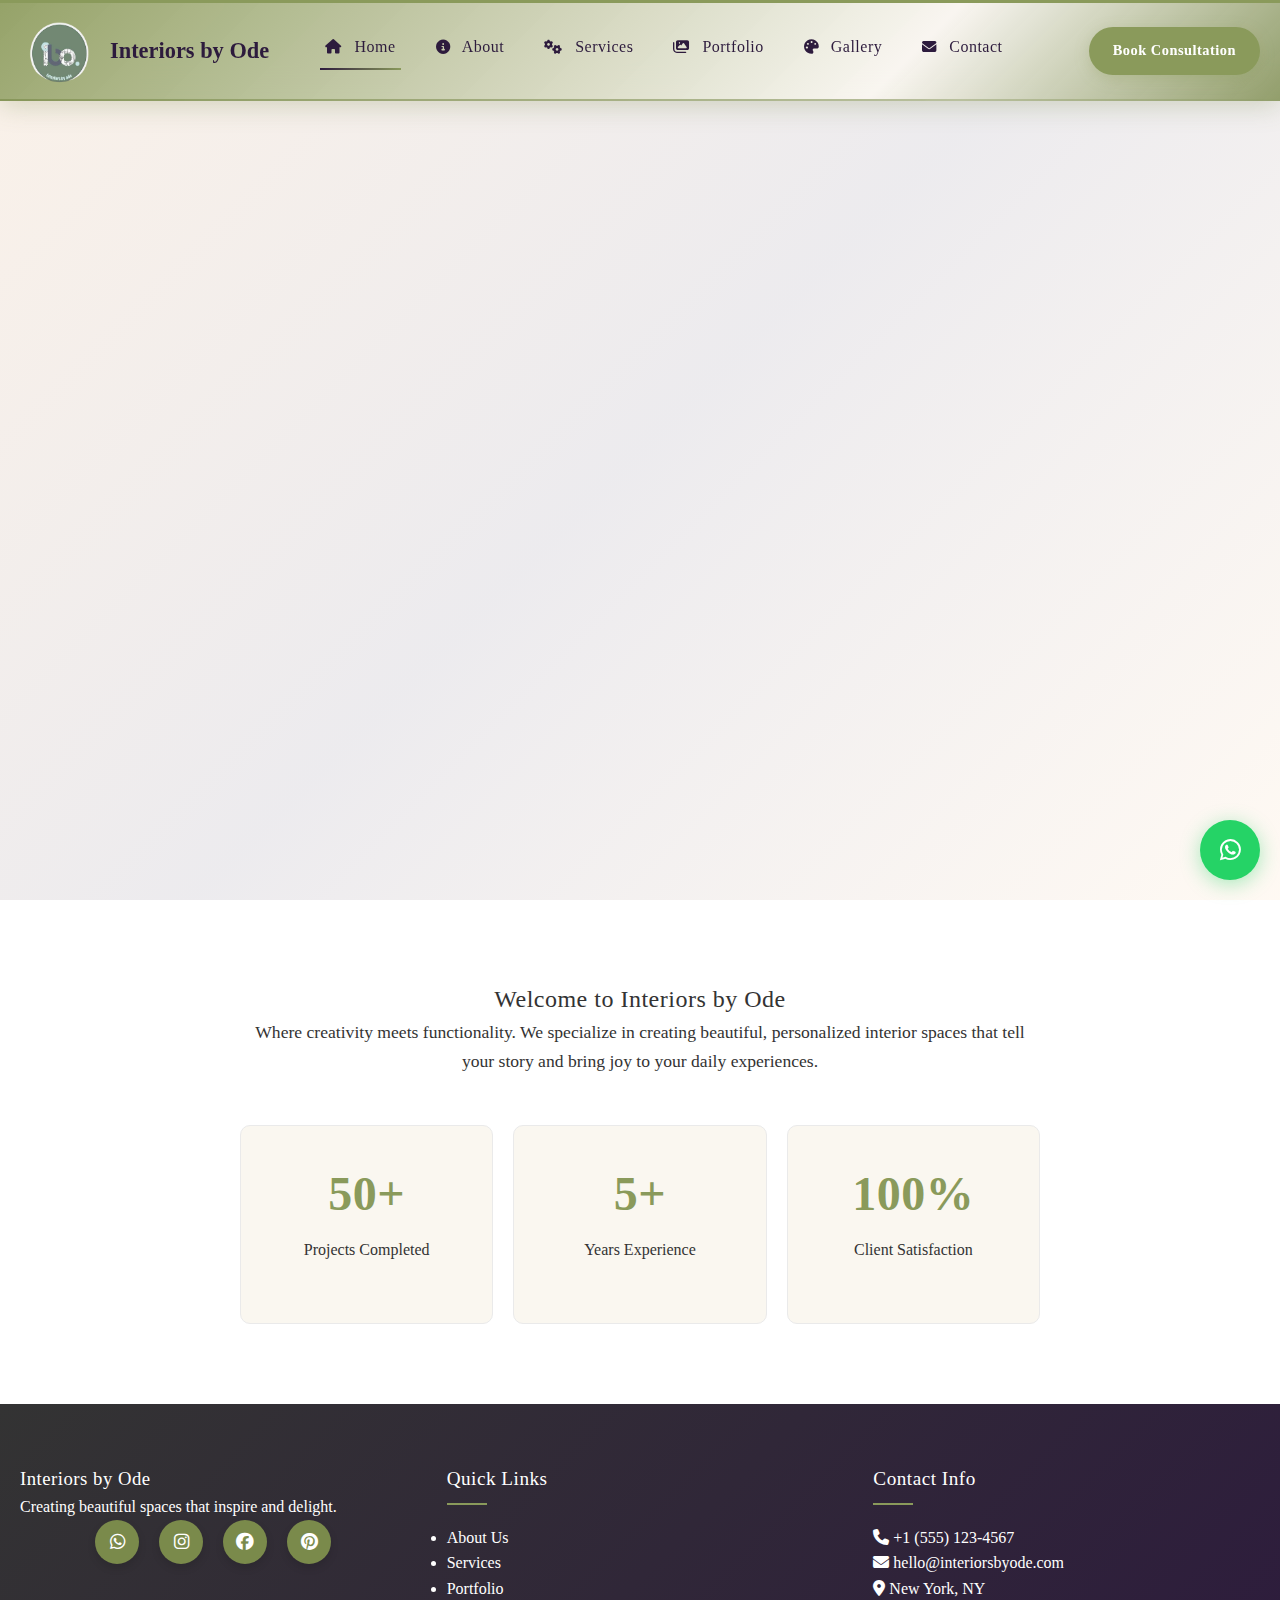
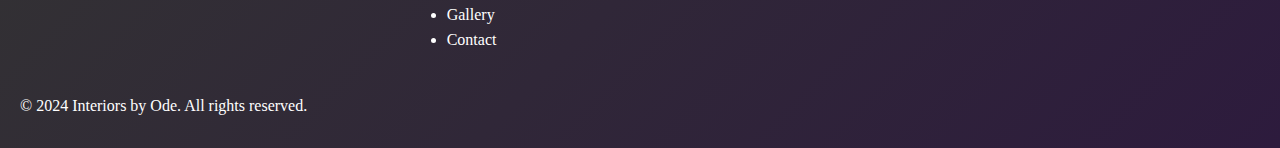
<file: index.html>
<!DOCTYPE html>
<html lang="en">
<head>
    <meta charset="UTF-8">
    <meta name="viewport" content="width=device-width, initial-scale=1.0">
    <title>Interiors by Ode | Luxury Interior Design</title>
    <link rel="stylesheet" href="https://cdnjs.cloudflare.com/ajax/libs/font-awesome/6.4.0/css/all.min.css">
    <link rel="preconnect" href="https://fonts.googleapis.com">
    <link rel="preconnect" href="https://fonts.gstatic.com" crossorigin>
    <link href="https://fonts.googleapis.com/css2?family=Inter:wght@300;400;500;600;700&family=Cormorant+Garamond:wght@300;400;500;600;700&display=swap" rel="stylesheet">
    <link rel="stylesheet" href="styles.css">
</head>
<body>
    <!-- Preloader -->
    <div id="preloader">
        <div class="logo">
            <img src="images/interiors_by_ode_logo-removebg-preview.png" alt="Interiors by Ode Logo">
        </div>
    </div>

    <!-- Navigation -->
    <nav class="navbar">
        <div class="container">
            <a href="index.html" class="navbar-logo">
                <img src="images/interiors_by_ode_logo-removebg-preview.png" alt="Interiors by Ode Logo">
                <span>Interiors by Ode</span>
            </a>
            <div class="mobile-toggle" id="mobileToggle">
                <i class="fas fa-bars"></i>
            </div>
            <ul class="navbar-menu" id="navbarMenu">
                <li><a href="index.html" class="active"><i class="fas fa-home"></i> Home</a></li>
                <li><a href="about.html"><i class="fas fa-info-circle"></i> About</a></li>
                <li><a href="services.html"><i class="fas fa-cogs"></i> Services</a></li>
                <li><a href="portfolio.html"><i class="fas fa-images"></i> Portfolio</a></li>
                <li><a href="gallery.html"><i class="fas fa-palette"></i> Gallery</a></li>
                <li><a href="contact.html"><i class="fas fa-envelope"></i> Contact</a></li>
            </ul>
            <a href="contact.html" class="navbar-cta">Book Consultation</a>
        </div>
    </nav>

    <!-- Hero Section -->
    <section class="hero">
        <div class="container">
            <div class="hero-content">
                <h1>Transform Your Space Into a Sanctuary</h1>
                <p>Luxury interior design that reflects your unique style and enhances your lifestyle</p>
                <div class="hero-buttons">
                    <a href="portfolio.html" class="btn btn-primary">View Our Work</a>
                    <a href="contact.html" class="btn btn-secondary">Get Started</a>
                </div>
            </div>
        </div>
    </section>

    <!-- Intro Section -->
    <section class="intro section-padding">
        <div class="container">
            <div class="intro-content">
                <h2>Welcome to Interiors by Ode</h2>
                <p>Where creativity meets functionality. We specialize in creating beautiful, personalized interior spaces that tell your story and bring joy to your daily experiences.</p>
                <div class="stats">
                    <div class="stat">
                        <h3>50+</h3>
                        <p>Projects Completed</p>
                    </div>
                    <div class="stat">
                        <h3>5+</h3>
                        <p>Years Experience</p>
                    </div>
                    <div class="stat">
                        <h3>100%</h3>
                        <p>Client Satisfaction</p>
                    </div>
                </div>
            </div>
        </div>
    </section>

    <!-- Footer -->
    <footer class="footer">
        <div class="container">
            <div class="footer-content">
                <div class="footer-section">
                    <h3>Interiors by Ode</h3>
                    <p>Creating beautiful spaces that inspire and delight.</p>
                    <div class="social-links">
                        <a href="https://wa.me/1234567890" target="_blank"><i class="fab fa-whatsapp"></i></a>
                        <a href="https://instagram.com/interiorsbyode" target="_blank"><i class="fab fa-instagram"></i></a>
                        <a href="https://facebook.com/interiorsbyode" target="_blank"><i class="fab fa-facebook"></i></a>
                        <a href="https://pinterest.com/interiorsbyode" target="_blank"><i class="fab fa-pinterest"></i></a>
                    </div>
                </div>
                <div class="footer-section">
                    <h4>Quick Links</h4>
                    <ul>
                        <li><a href="about.html">About Us</a></li>
                        <li><a href="services.html">Services</a></li>
                        <li><a href="portfolio.html">Portfolio</a></li>
                        <li><a href="gallery.html">Gallery</a></li>
                        <li><a href="contact.html">Contact</a></li>
                    </ul>
                </div>
                <div class="footer-section">
                    <h4>Contact Info</h4>
                    <p><i class="fas fa-phone"></i> +1 (555) 123-4567</p>
                    <p><i class="fas fa-envelope"></i> hello@interiorsbyode.com</p>
                    <p><i class="fas fa-map-marker-alt"></i> New York, NY</p>
                </div>
            </div>
            <div class="footer-bottom">
                <p>&copy; 2024 Interiors by Ode. All rights reserved.</p>
            </div>
        </div>
    </footer>

    <script src="script.js"></script>

    <!-- WhatsApp Floating Button -->
    <a href="https://wa.me/1234567890" target="_blank" class="whatsapp-float" title="Chat on WhatsApp">
        <i class="fab fa-whatsapp"></i>
    </a>
</body>
</html>
</file>
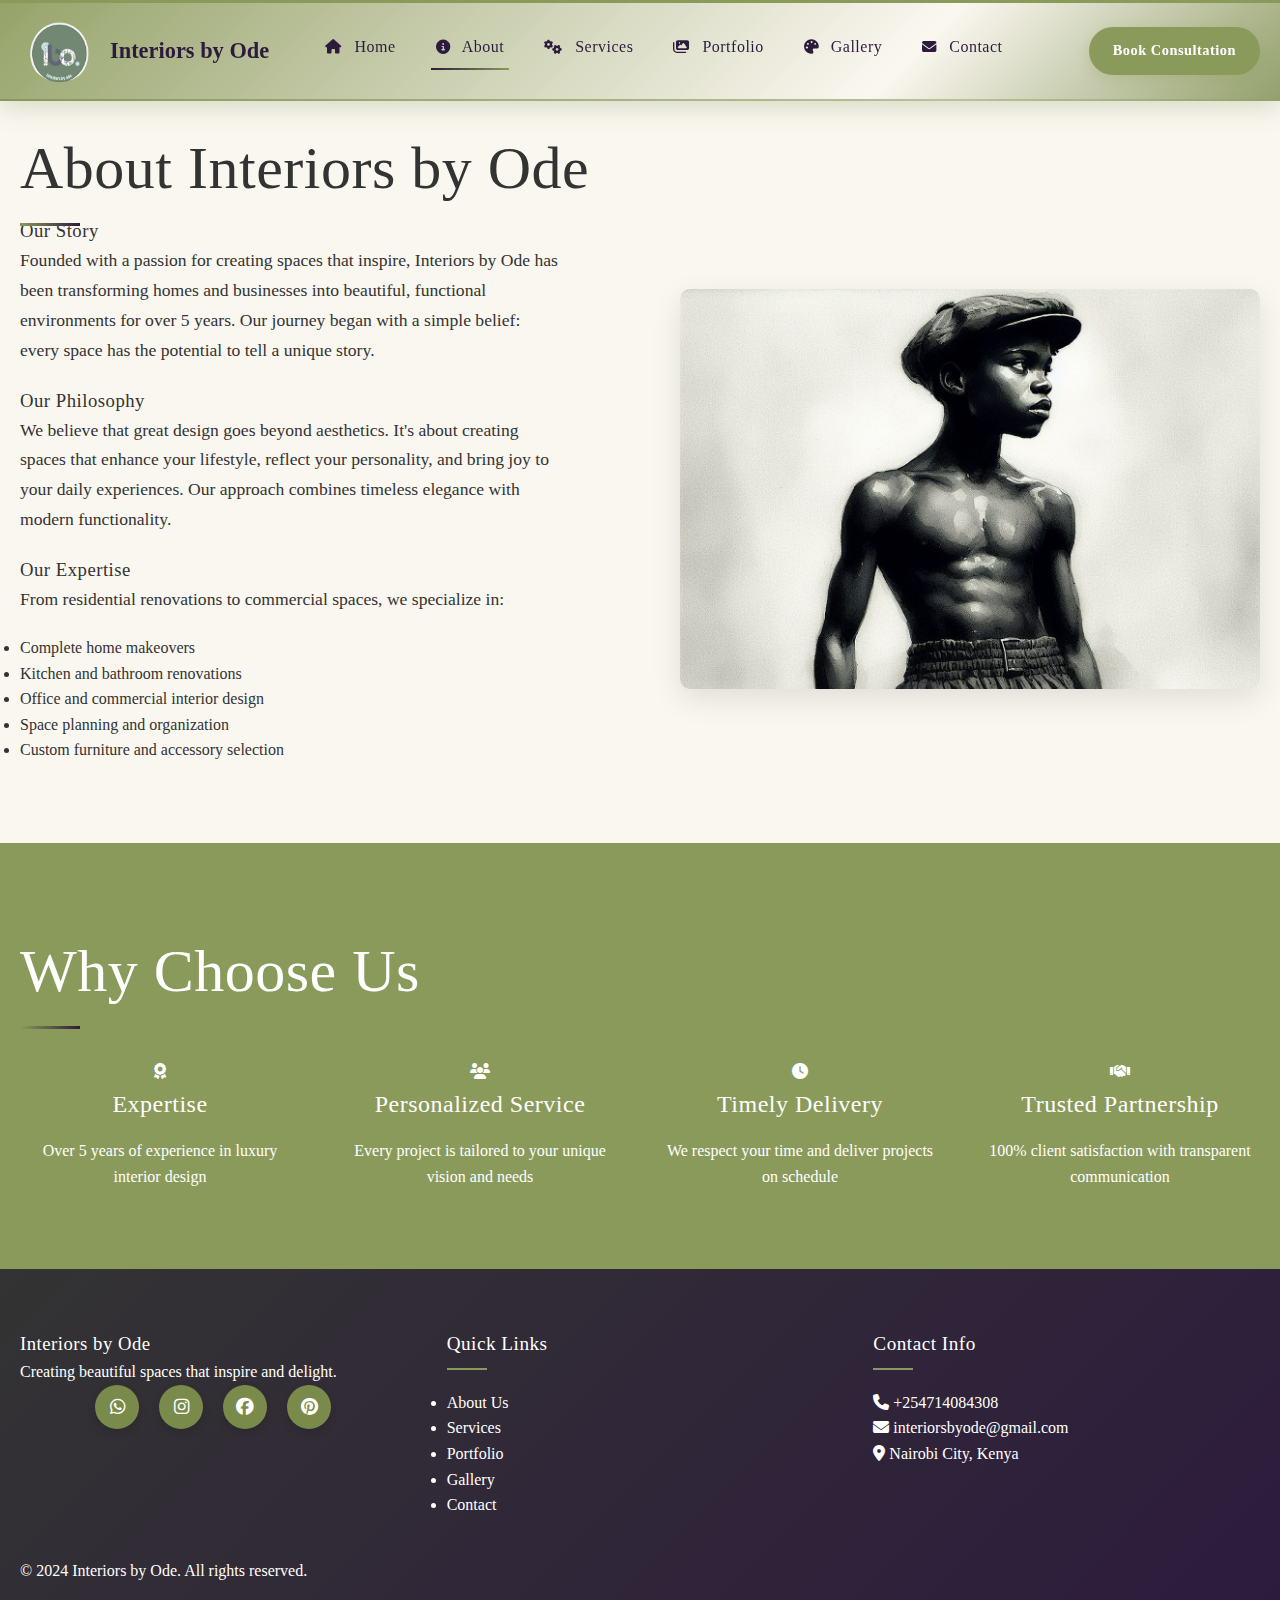
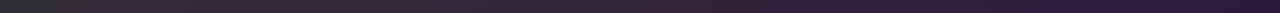
<file: about.html>
<!DOCTYPE html>
<html lang="en">
<head>
    <meta charset="UTF-8">
    <meta name="viewport" content="width=device-width, initial-scale=1.0">
    <title>About Us | Interiors by Ode</title>
    <link rel="stylesheet" href="https://cdnjs.cloudflare.com/ajax/libs/font-awesome/6.4.0/css/all.min.css">
    <link rel="preconnect" href="https://fonts.googleapis.com">
    <link rel="preconnect" href="https://fonts.gstatic.com" crossorigin>
    <link href="https://fonts.googleapis.com/css2?family=Cormorant+Garamond:wght@300;400;500;600;700&family=Playfair+Display:wght@700&display=swap" rel="stylesheet">
    <link rel="stylesheet" href="styles.css">
</head>
<body>
    <!-- Preloader -->
    <div id="preloader">
        <div class="logo">
            <img src="images/interiors_by_ode_logo-removebg-preview.png" alt="Interiors by Ode Logo">
        </div>
    </div>

    <!-- Navigation -->
    <nav class="navbar">
        <div class="container">
            <a href="index.html" class="navbar-logo">
                <img src="images/interiors_by_ode_logo-removebg-preview.png" alt="Interiors by Ode Logo">
                <span>Interiors by Ode</span>
            </a>
            <div class="mobile-toggle" id="mobileToggle">
                <i class="fas fa-bars"></i>
            </div>
            <ul class="navbar-menu" id="navbarMenu">
                <li><a href="index.html"><i class="fas fa-home"></i> Home</a></li>
                <li><a href="about.html" class="active"><i class="fas fa-info-circle"></i> About</a></li>
                <li><a href="services.html"><i class="fas fa-cogs"></i> Services</a></li>
                <li><a href="portfolio.html"><i class="fas fa-images"></i> Portfolio</a></li>
                <li><a href="gallery.html"><i class="fas fa-palette"></i> Gallery</a></li>
                <li><a href="contact.html"><i class="fas fa-envelope"></i> Contact</a></li>
            </ul>
            <a href="contact.html" class="navbar-cta">Book Consultation</a>
        </div>
    </nav>

    <!-- About Section -->
    <section class="about section-padding" id="about">
        <div class="container">
            <div class="section-title">
                <h2>About Interiors by Ode</h2>
            </div>
            <div class="about-content">
                <div class="about-text">
                    <h3>Our Story</h3>
                    <p>Founded with a passion for creating spaces that inspire, Interiors by Ode has been transforming homes and businesses into beautiful, functional environments for over 5 years. Our journey began with a simple belief: every space has the potential to tell a unique story.</p>

                    <h3>Our Philosophy</h3>
                    <p>We believe that great design goes beyond aesthetics. It's about creating spaces that enhance your lifestyle, reflect your personality, and bring joy to your daily experiences. Our approach combines timeless elegance with modern functionality.</p>

                    <h3>Our Expertise</h3>
                    <p>From residential renovations to commercial spaces, we specialize in:</p>
                    <ul>
                        <li>Complete home makeovers</li>
                        <li>Kitchen and bathroom renovations</li>
                        <li>Office and commercial interior design</li>
                        <li>Space planning and organization</li>
                        <li>Custom furniture and accessory selection</li>
                    </ul>
                </div>
                <div class="about-image">
                    <img src="images/image2.png" alt="Interiors by Ode">
                </div>
            </div>
        </div>
    </section>

    <!-- Trust Section -->
    <section class="trust-section section-padding">
        <div class="container">
            <div class="section-title">
                <h2>Why Choose Us</h2>
            </div>
            <div class="trust-grid">
                <div class="trust-item">
                    <i class="fas fa-award"></i>
                    <h3>Expertise</h3>
                    <p>Over 5 years of experience in luxury interior design</p>
                </div>
                <div class="trust-item">
                    <i class="fas fa-users"></i>
                    <h3>Personalized Service</h3>
                    <p>Every project is tailored to your unique vision and needs</p>
                </div>
                <div class="trust-item">
                    <i class="fas fa-clock"></i>
                    <h3>Timely Delivery</h3>
                    <p>We respect your time and deliver projects on schedule</p>
                </div>
                <div class="trust-item">
                    <i class="fas fa-handshake"></i>
                    <h3>Trusted Partnership</h3>
                    <p>100% client satisfaction with transparent communication</p>
                </div>
            </div>
        </div>
    </section>

    <!-- Footer -->
    <footer class="footer">
        <div class="container">
            <div class="footer-content">
                <div class="footer-section">
                    <h3>Interiors by Ode</h3>
                    <p>Creating beautiful spaces that inspire and delight.</p>
                    <div class="social-links">
                        <a href="https://wa.me/254714084308" target="_blank"><i class="fab fa-whatsapp"></i></a>
                        <a href="https://instagram.com/interiorsbyode" target="_blank"><i class="fab fa-instagram"></i></a>
                        <a href="https://facebook.com/interiorsbyode" target="_blank"><i class="fab fa-facebook"></i></a>
                        <a href="https://pinterest.com/interiorsbyode" target="_blank"><i class="fab fa-pinterest"></i></a>
                    </div>
                </div>
                <div class="footer-section">
                    <h4>Quick Links</h4>
                    <ul>
                        <li><a href="about.html">About Us</a></li>
                        <li><a href="services.html">Services</a></li>
                        <li><a href="portfolio.html">Portfolio</a></li>
                        <li><a href="gallery.html">Gallery</a></li>
                        <li><a href="contact.html">Contact</a></li>
                    </ul>
                </div>
                <div class="footer-section">
                    <h4>Contact Info</h4>
                    <p><i class="fas fa-phone"></i> +254714084308</p>
                    <p><i class="fas fa-envelope"></i> interiorsbyode@gmail.com</p>
                    <p><i class="fas fa-map-marker-alt"></i> Nairobi City, Kenya</p>
                </div>
            </div>
            <div class="footer-bottom">
                <p>&copy; 2024 Interiors by Ode. All rights reserved.</p>
            </div>
        </div>
    </footer>

    <a href="#" class="back-to-top"><i class="fas fa-arrow-up"></i></a>
    <script src="script.js"></script>
</body>
</html>
</file>
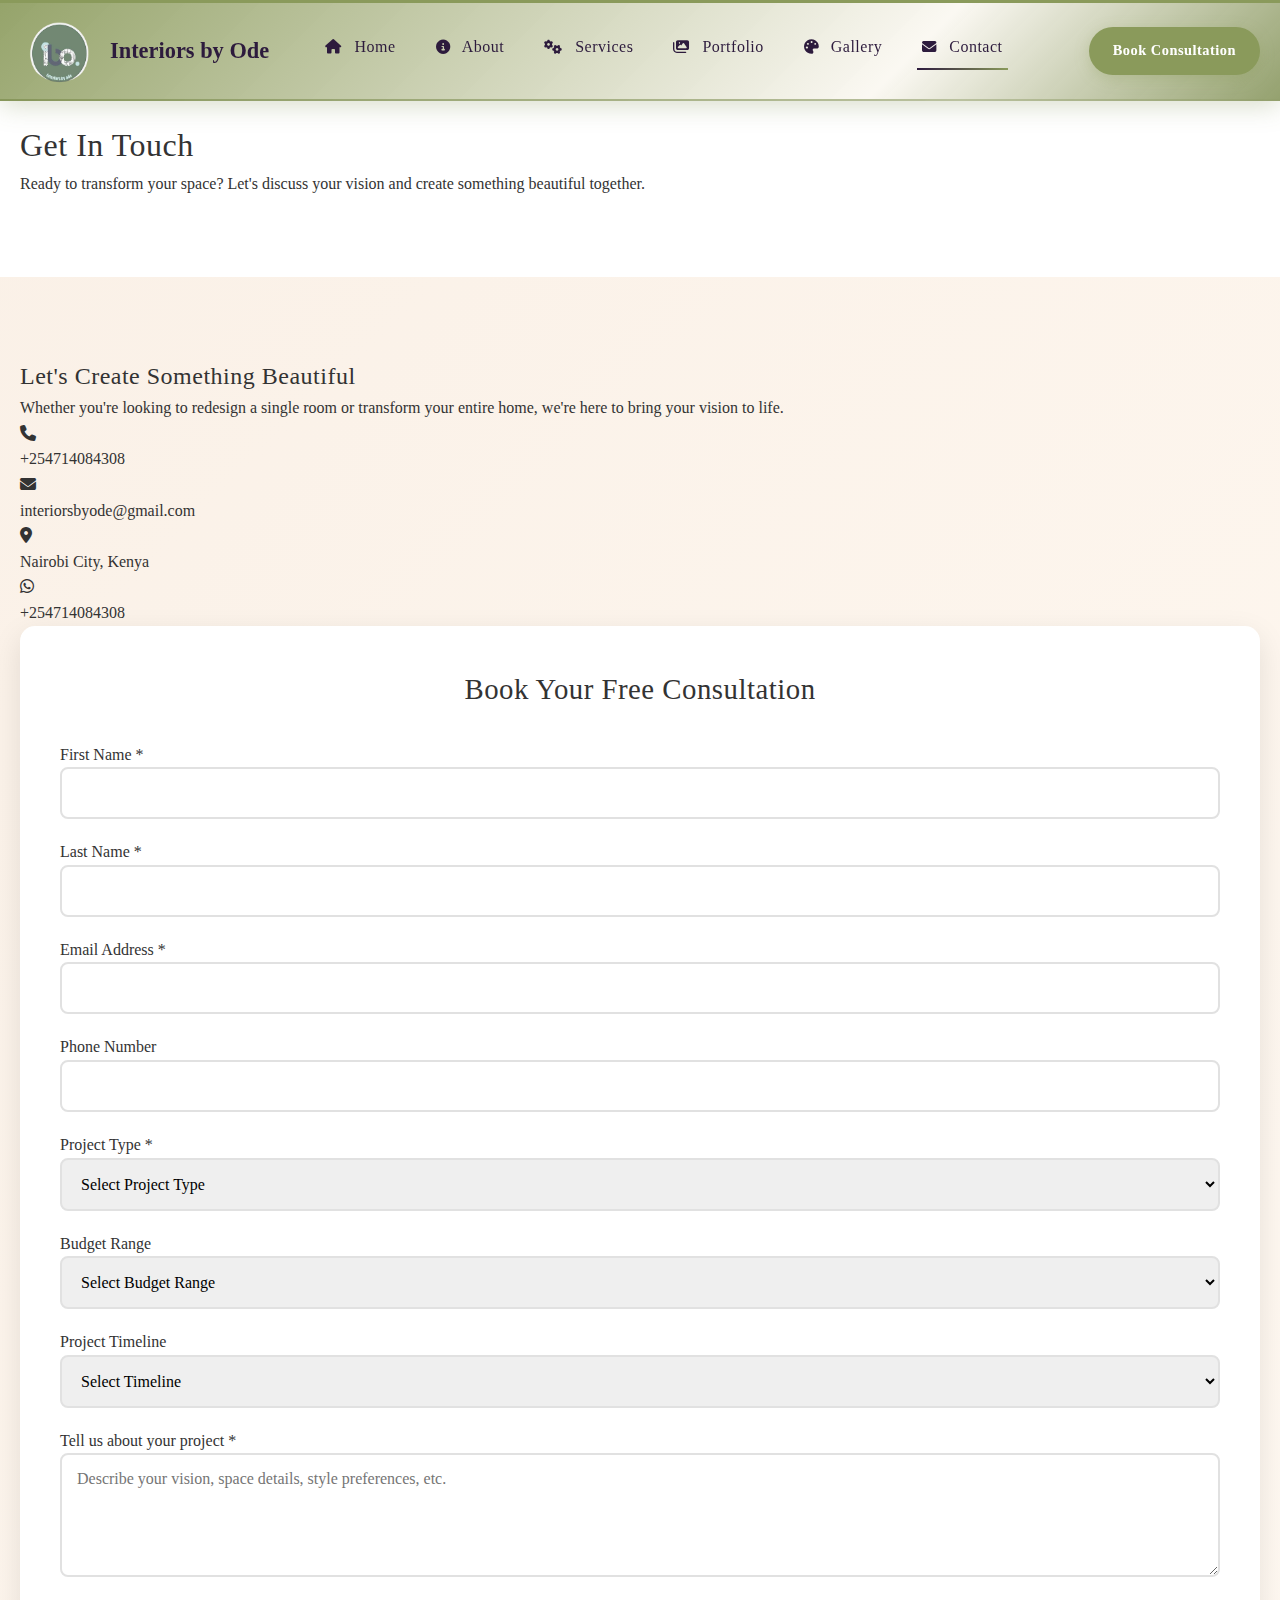
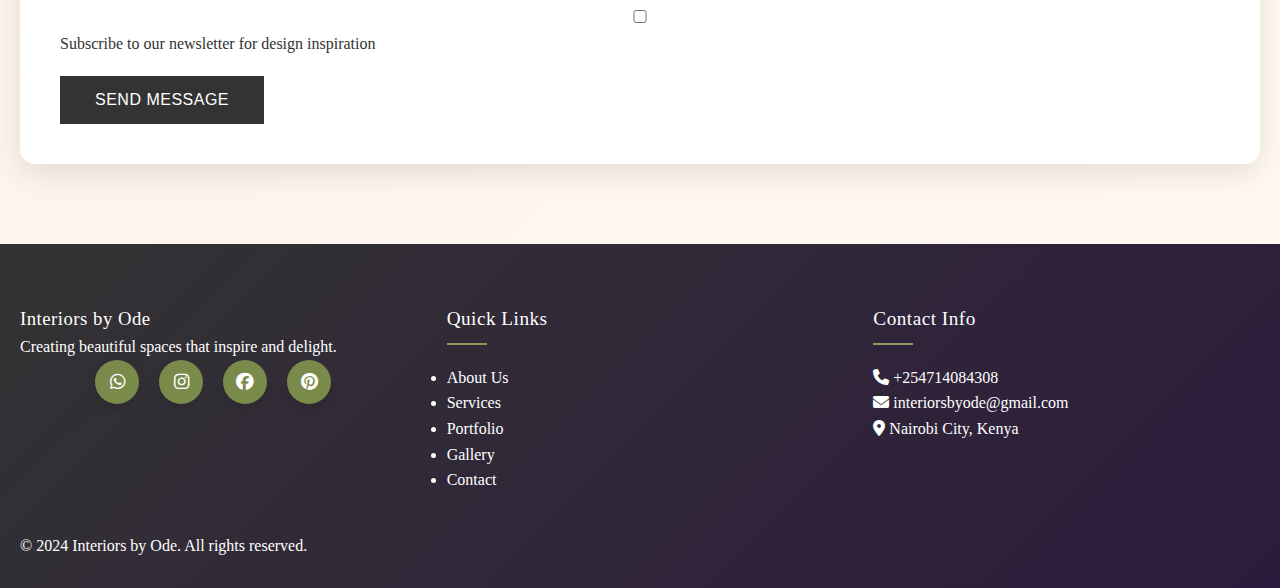
<file: contact.html>
<!DOCTYPE html>
<html lang="en">
<head>
    <meta charset="UTF-8">
    <meta name="viewport" content="width=device-width, initial-scale=1.0">
    <title>Contact Us | Interiors by Ode</title>
    <link rel="stylesheet" href="https://cdnjs.cloudflare.com/ajax/libs/font-awesome/6.4.0/css/all.min.css">
    <link rel="preconnect" href="https://fonts.googleapis.com">
    <link rel="preconnect" href="https://fonts.gstatic.com" crossorigin>
    <link href="https://fonts.googleapis.com/css2?family=Cormorant+Garamond:wght@300;400;500;600;700&family=Playfair+Display:wght@700&display=swap" rel="stylesheet">
    <link rel="stylesheet" href="styles.css">
</head>
<body>
    <!-- Preloader -->
    <div id="preloader">
        <div class="logo">
            <img src="images/interiors_by_ode_logo-removebg-preview.png" alt="Interiors by Ode Logo">
        </div>
    </div>

    <!-- Navigation -->
    <nav class="navbar">
        <div class="container">
            <a href="index.html" class="navbar-logo">
                <img src="images/interiors_by_ode_logo-removebg-preview.png" alt="Interiors by Ode Logo">
                <span>Interiors by Ode</span>
            </a>
            <div class="mobile-toggle" id="mobileToggle">
                <i class="fas fa-bars"></i>
            </div>
            <ul class="navbar-menu" id="navbarMenu">
                <li><a href="index.html"><i class="fas fa-home"></i> Home</a></li>
                <li><a href="about.html"><i class="fas fa-info-circle"></i> About</a></li>
                <li><a href="services.html"><i class="fas fa-cogs"></i> Services</a></li>
                <li><a href="portfolio.html"><i class="fas fa-images"></i> Portfolio</a></li>
                <li><a href="gallery.html"><i class="fas fa-palette"></i> Gallery</a></li>
                <li><a href="contact.html" class="active"><i class="fas fa-envelope"></i> Contact</a></li>
            </ul>
            <a href="#contact-form" class="navbar-cta">Book Consultation</a>
        </div>
    </nav>

    <!-- Contact Hero -->
    <section class="contact-hero section-padding">
        <div class="container">
            <div class="contact-hero-content">
                <h1>Get In Touch</h1>
                <p>Ready to transform your space? Let's discuss your vision and create something beautiful together.</p>
            </div>
        </div>
    </section>

    <!-- Contact Section -->
    <section class="final-cta section-padding" id="contact">
        <div class="container">
            <div class="contact-content">
                <div class="contact-info">
                    <h2>Let's Create Something Beautiful</h2>
                    <p>Whether you're looking to redesign a single room or transform your entire home, we're here to bring your vision to life.</p>

                    <div class="contact-details">
                        <div class="contact-item">
                            <i class="fas fa-phone"></i>
                            <div>
                                <p>+254714084308</p>
                            </div>
                        </div>
                        <div class="contact-item">
                            <i class="fas fa-envelope"></i>
                            <div>
                                <p>interiorsbyode@gmail.com</p>
                            </div>
                        </div>
                        <div class="contact-item">
                            <i class="fas fa-map-marker-alt"></i>
                            <div>
                                <p>Nairobi City, Kenya</p>
                            </div>
                        </div>
                        <div class="contact-item">
                            <i class="fab fa-whatsapp"></i>
                            <div>
                                <p>+254714084308</p>
                            </div>
                        </div>
                    </div>
                </div>

                <div class="contact-form-container">
                    <form id="contact-form" class="consultation-form">
                        <h3>Book Your Free Consultation</h3>
                        <div class="form-row">
                            <div class="form-group">
                                <label for="firstName">First Name *</label>
                                <input type="text" id="firstName" name="firstName" required>
                            </div>
                            <div class="form-group">
                                <label for="lastName">Last Name *</label>
                                <input type="text" id="lastName" name="lastName" required>
                            </div>
                        </div>
                        <div class="form-group">
                            <label for="email">Email Address *</label>
                            <input type="email" id="email" name="email" required>
                        </div>
                        <div class="form-group">
                            <label for="phone">Phone Number</label>
                            <input type="tel" id="phone" name="phone">
                        </div>
                        <div class="form-group">
                            <label for="projectType">Project Type *</label>
                            <select id="projectType" name="projectType" required>
                                <option value="">Select Project Type</option>
                                <option value="residential">Residential Design</option>
                                <option value="commercial">Commercial Design</option>
                                <option value="renovation">Home Renovation</option>
                                <option value="consultation">Design Consultation</option>
                                <option value="other">Other</option>
                            </select>
                        </div>
                        <div class="form-group">
                            <label for="budget">Budget Range</label>
                            <select id="budget" name="budget">
                                <option value="">Select Budget Range</option>
                                <option value="under-10k">Under $10,000</option>
                                <option value="10k-25k">$10,000 - $25,000</option>
                                <option value="25k-50k">$25,000 - $50,000</option>
                                <option value="50k-100k">$50,000 - $100,000</option>
                                <option value="over-100k">Over $100,000</option>
                            </select>
                        </div>
                        <div class="form-group">
                            <label for="timeline">Project Timeline</label>
                            <select id="timeline" name="timeline">
                                <option value="">Select Timeline</option>
                                <option value="asap">ASAP</option>
                                <option value="1-3-months">1-3 Months</option>
                                <option value="3-6-months">3-6 Months</option>
                                <option value="6-12-months">6-12 Months</option>
                                <option value="planning">Just Planning</option>
                            </select>
                        </div>
                        <div class="form-group">
                            <label for="message">Tell us about your project *</label>
                            <textarea id="message" name="message" rows="5" placeholder="Describe your vision, space details, style preferences, etc." required></textarea>
                        </div>
                        <div class="form-group checkbox-group">
                            <label class="checkbox-label">
                                <input type="checkbox" name="newsletter" id="newsletter">
                                <span class="checkmark"></span>
                                Subscribe to our newsletter for design inspiration
                            </label>
                        </div>
                        <button type="submit" class="btn btn-primary btn-large">Send Message</button>
                    </form>
                </div>
            </div>
        </div>
    </section>

    <!-- Footer -->
    <footer class="footer">
        <div class="container">
            <div class="footer-content">
                <div class="footer-section">
                    <h3>Interiors by Ode</h3>
                    <p>Creating beautiful spaces that inspire and delight.</p>
                    <div class="social-links">
                        <a href="https://wa.me/254714084308" target="_blank"><i class="fab fa-whatsapp"></i></a>
                        <a href="https://instagram.com/interiorsbyode" target="_blank"><i class="fab fa-instagram"></i></a>
                        <a href="https://facebook.com/interiorsbyode" target="_blank"><i class="fab fa-facebook"></i></a>
                        <a href="https://pinterest.com/interiorsbyode" target="_blank"><i class="fab fa-pinterest"></i></a>
                    </div>
                </div>
                <div class="footer-section">
                    <h4>Quick Links</h4>
                    <ul>
                        <li><a href="about.html">About Us</a></li>
                        <li><a href="services.html">Services</a></li>
                        <li><a href="portfolio.html">Portfolio</a></li>
                        <li><a href="gallery.html">Gallery</a></li>
                        <li><a href="contact.html">Contact</a></li>
                    </ul>
                </div>
                <div class="footer-section">
                    <h4>Contact Info</h4>
                    <p><i class="fas fa-phone"></i> +254714084308</p>
                    <p><i class="fas fa-envelope"></i> interiorsbyode@gmail.com</p>
                    <p><i class="fas fa-map-marker-alt"></i> Nairobi City, Kenya</p>
                </div>
            </div>
            <div class="footer-bottom">
                <p>&copy; 2024 Interiors by Ode. All rights reserved.</p>
            </div>
        </div>
    </footer>

    <a href="#" class="back-to-top"><i class="fas fa-arrow-up"></i></a>
    <script src="script.js"></script>
</body>
</html>
</file>
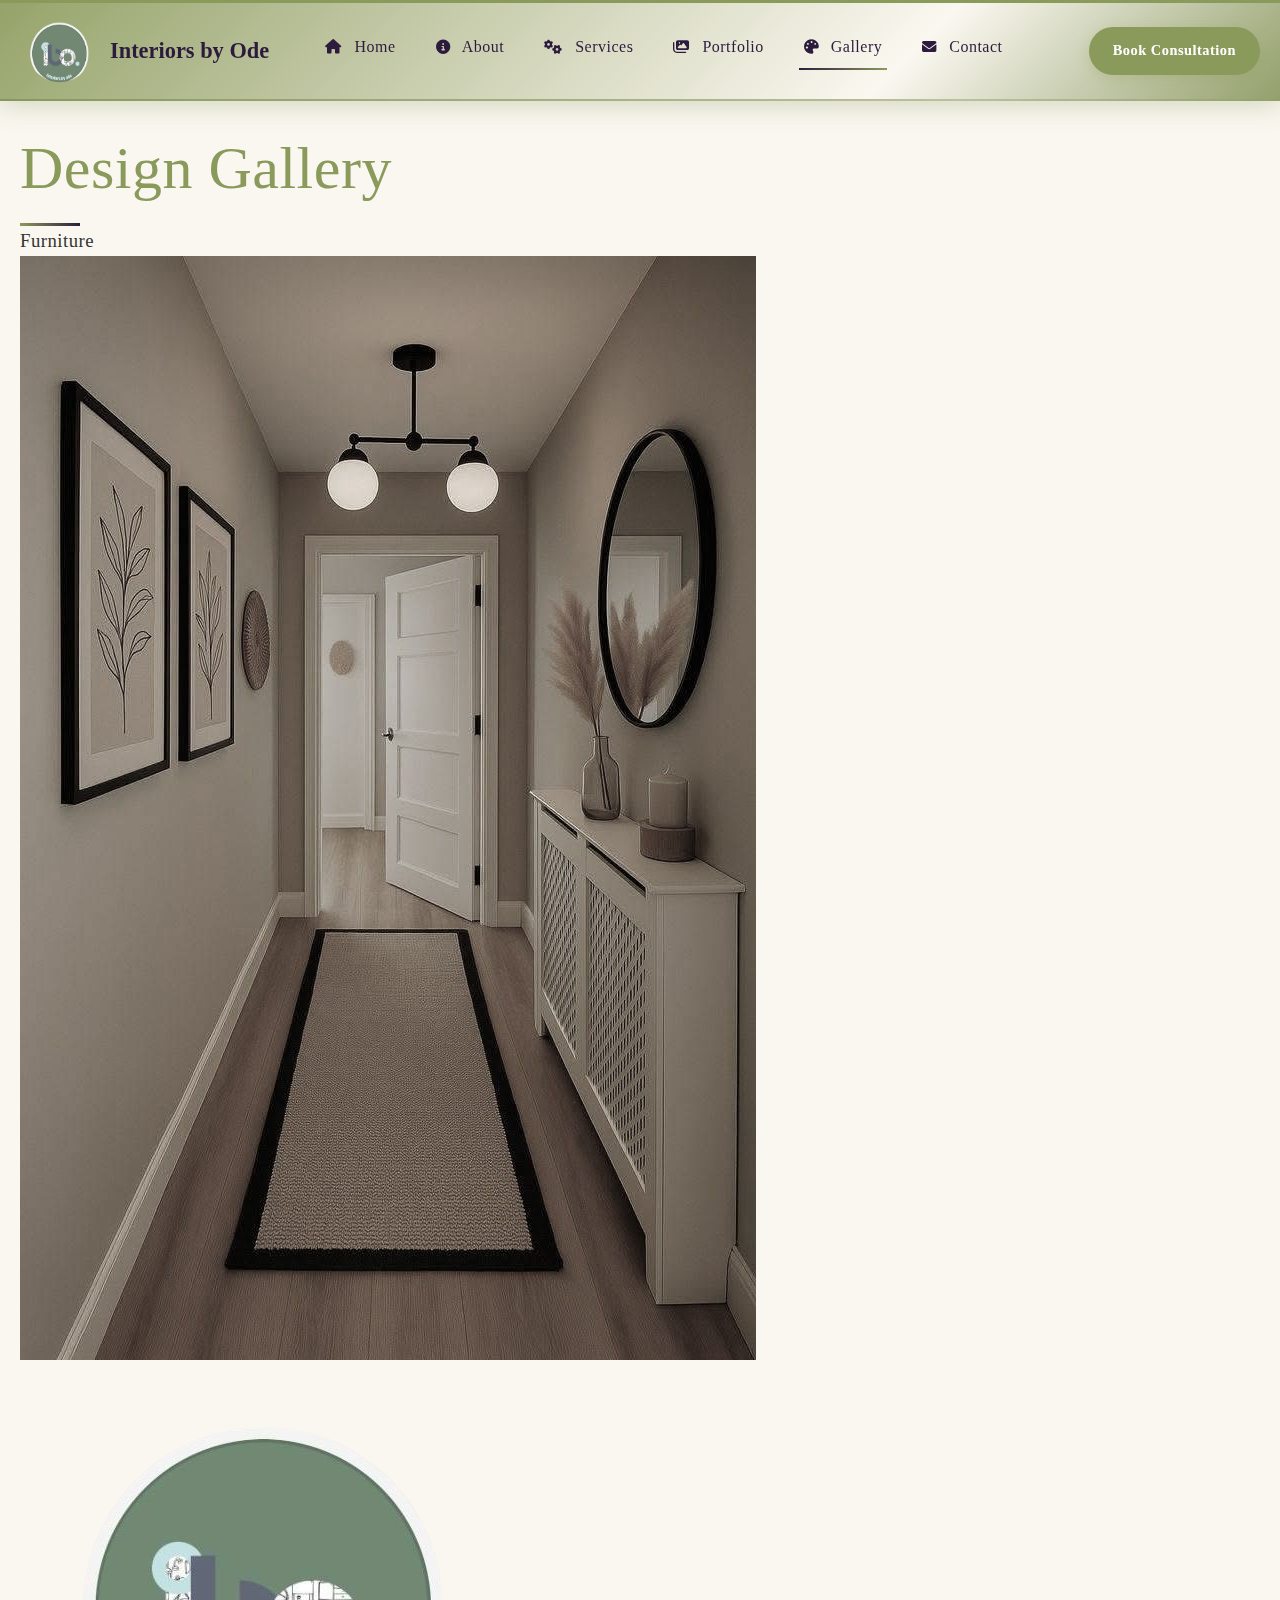
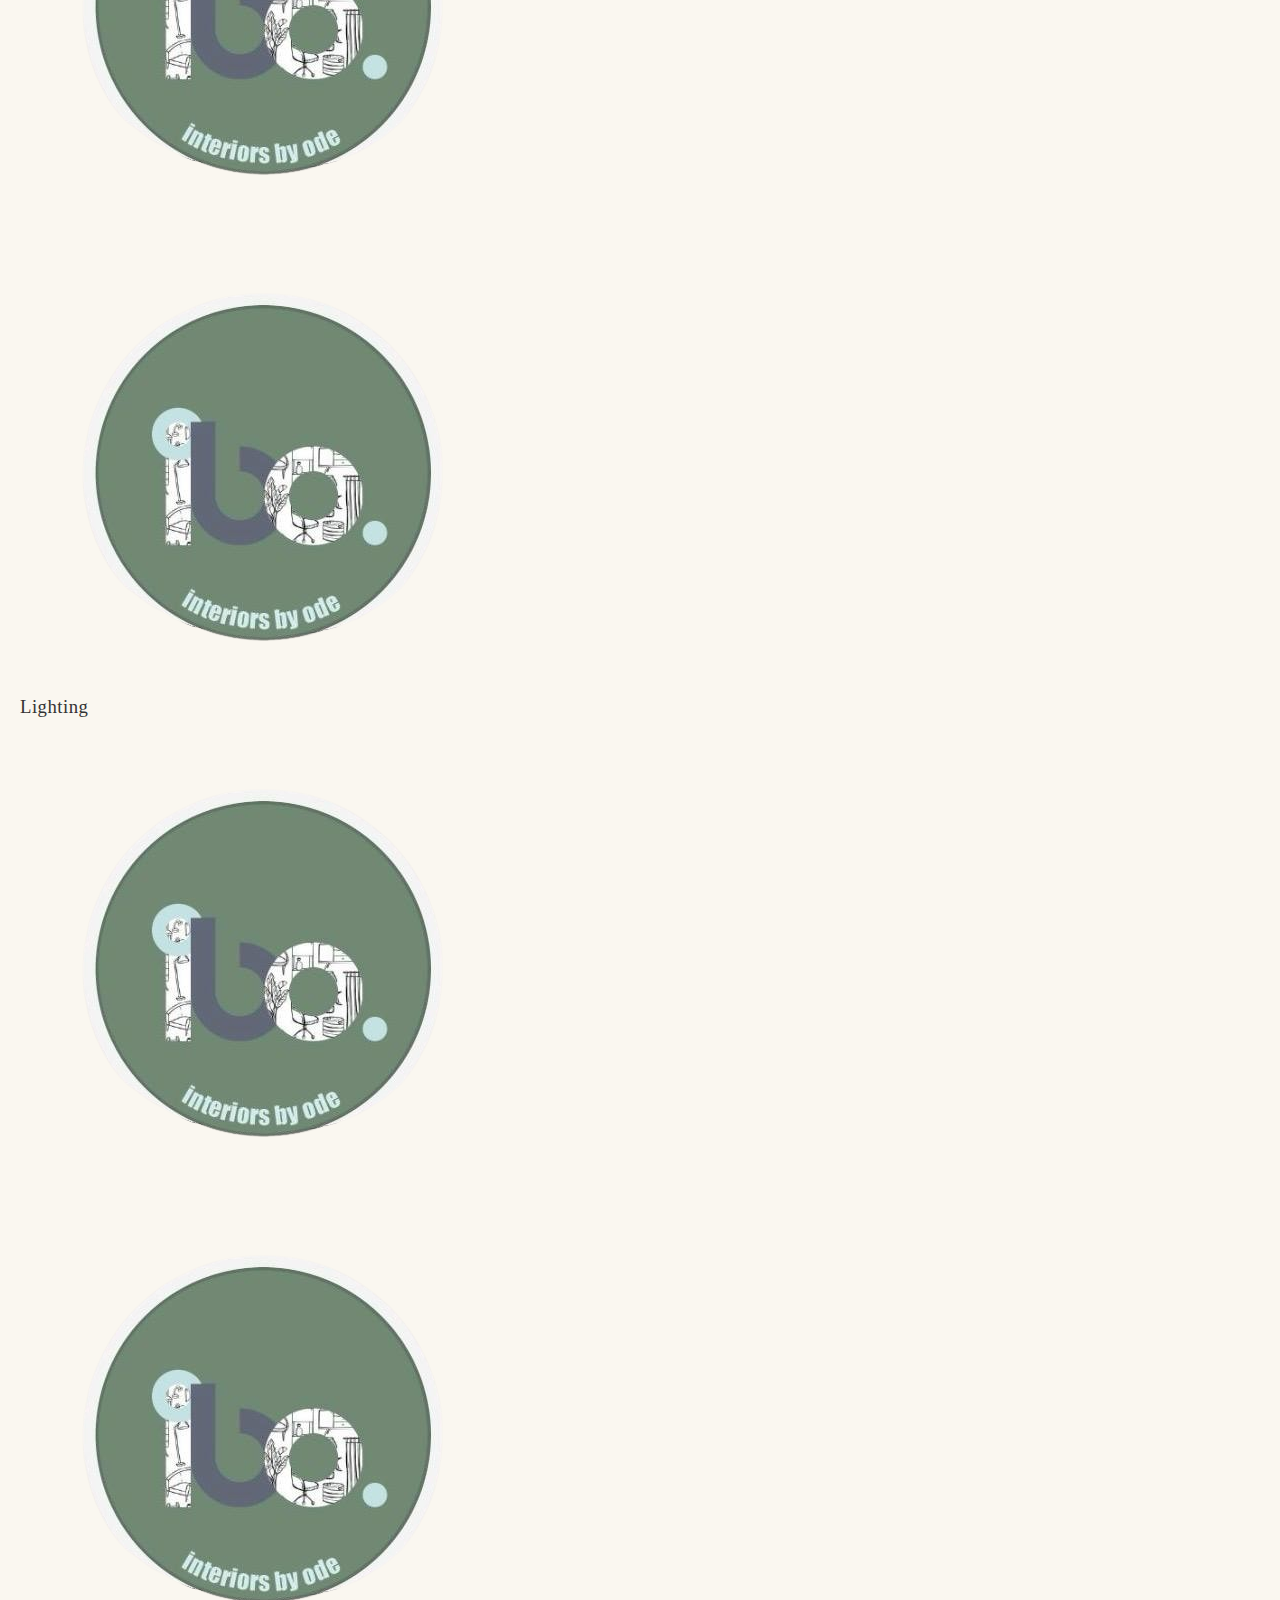
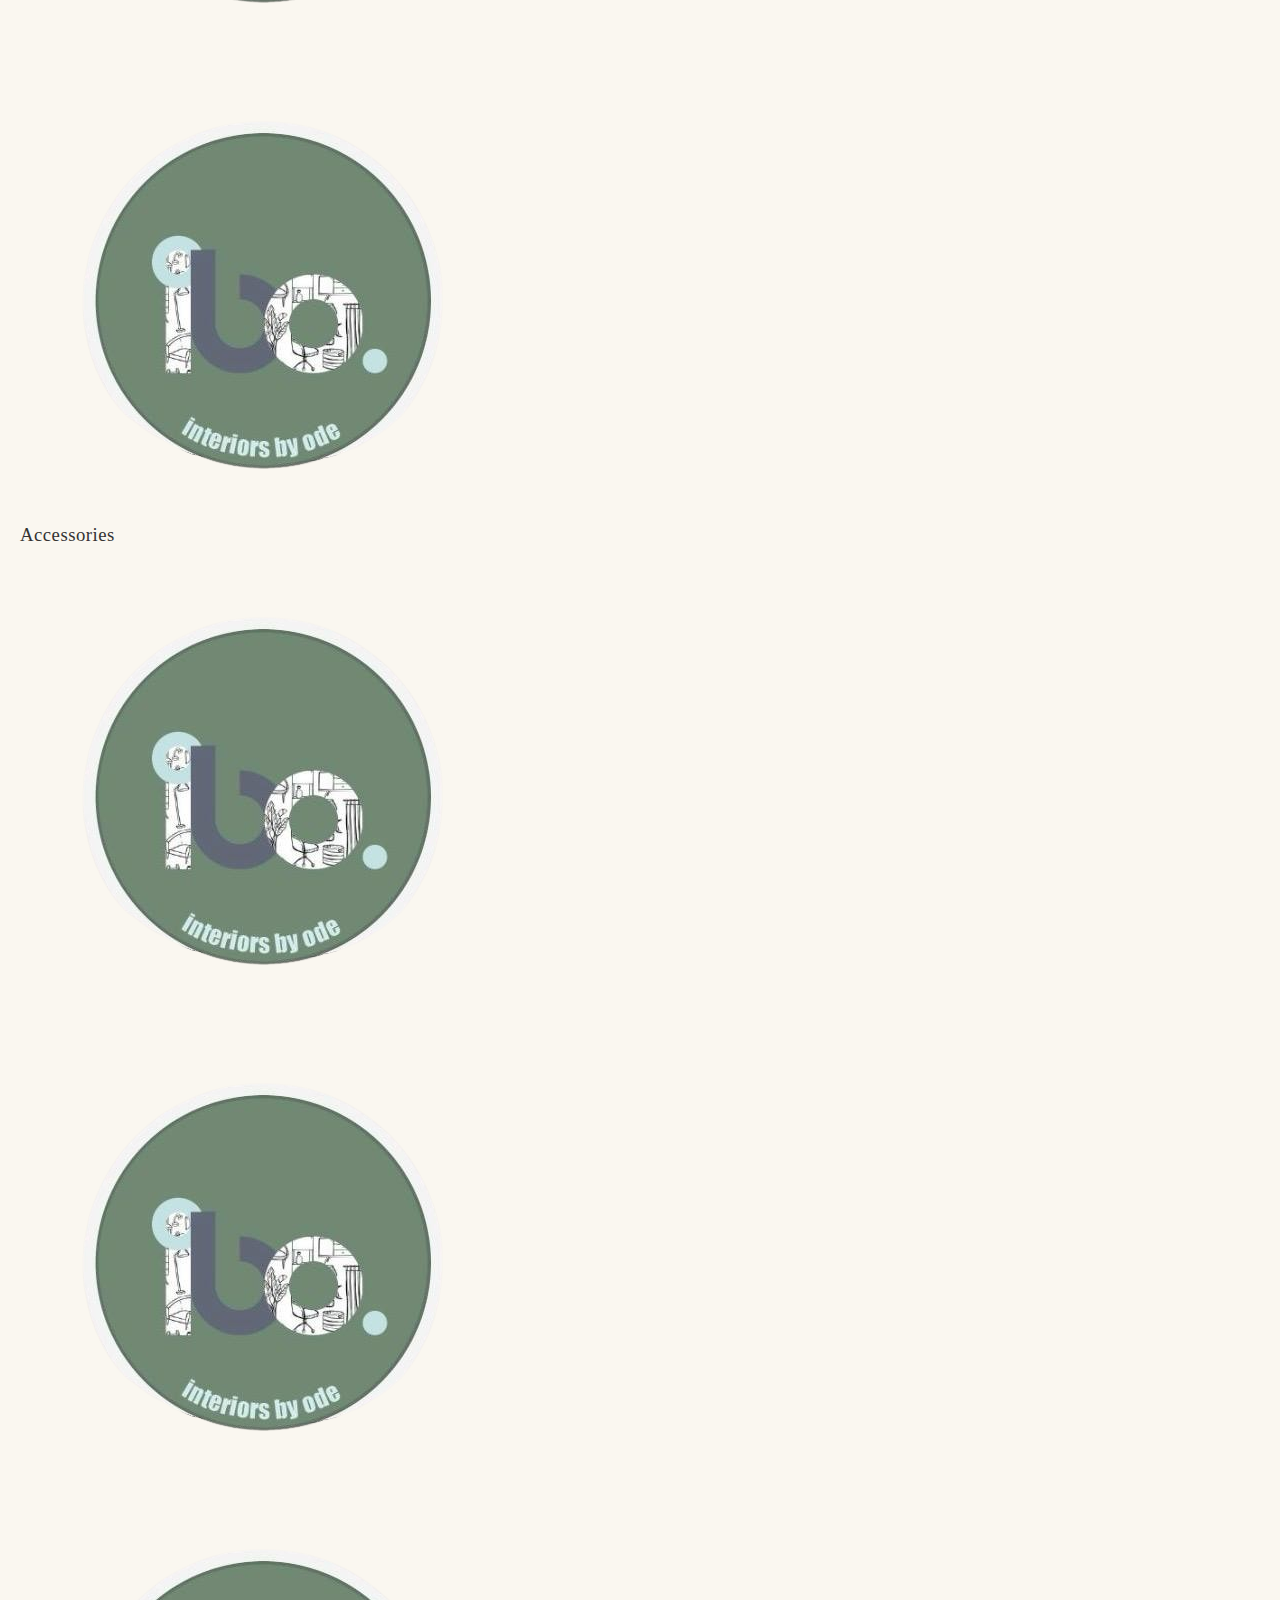
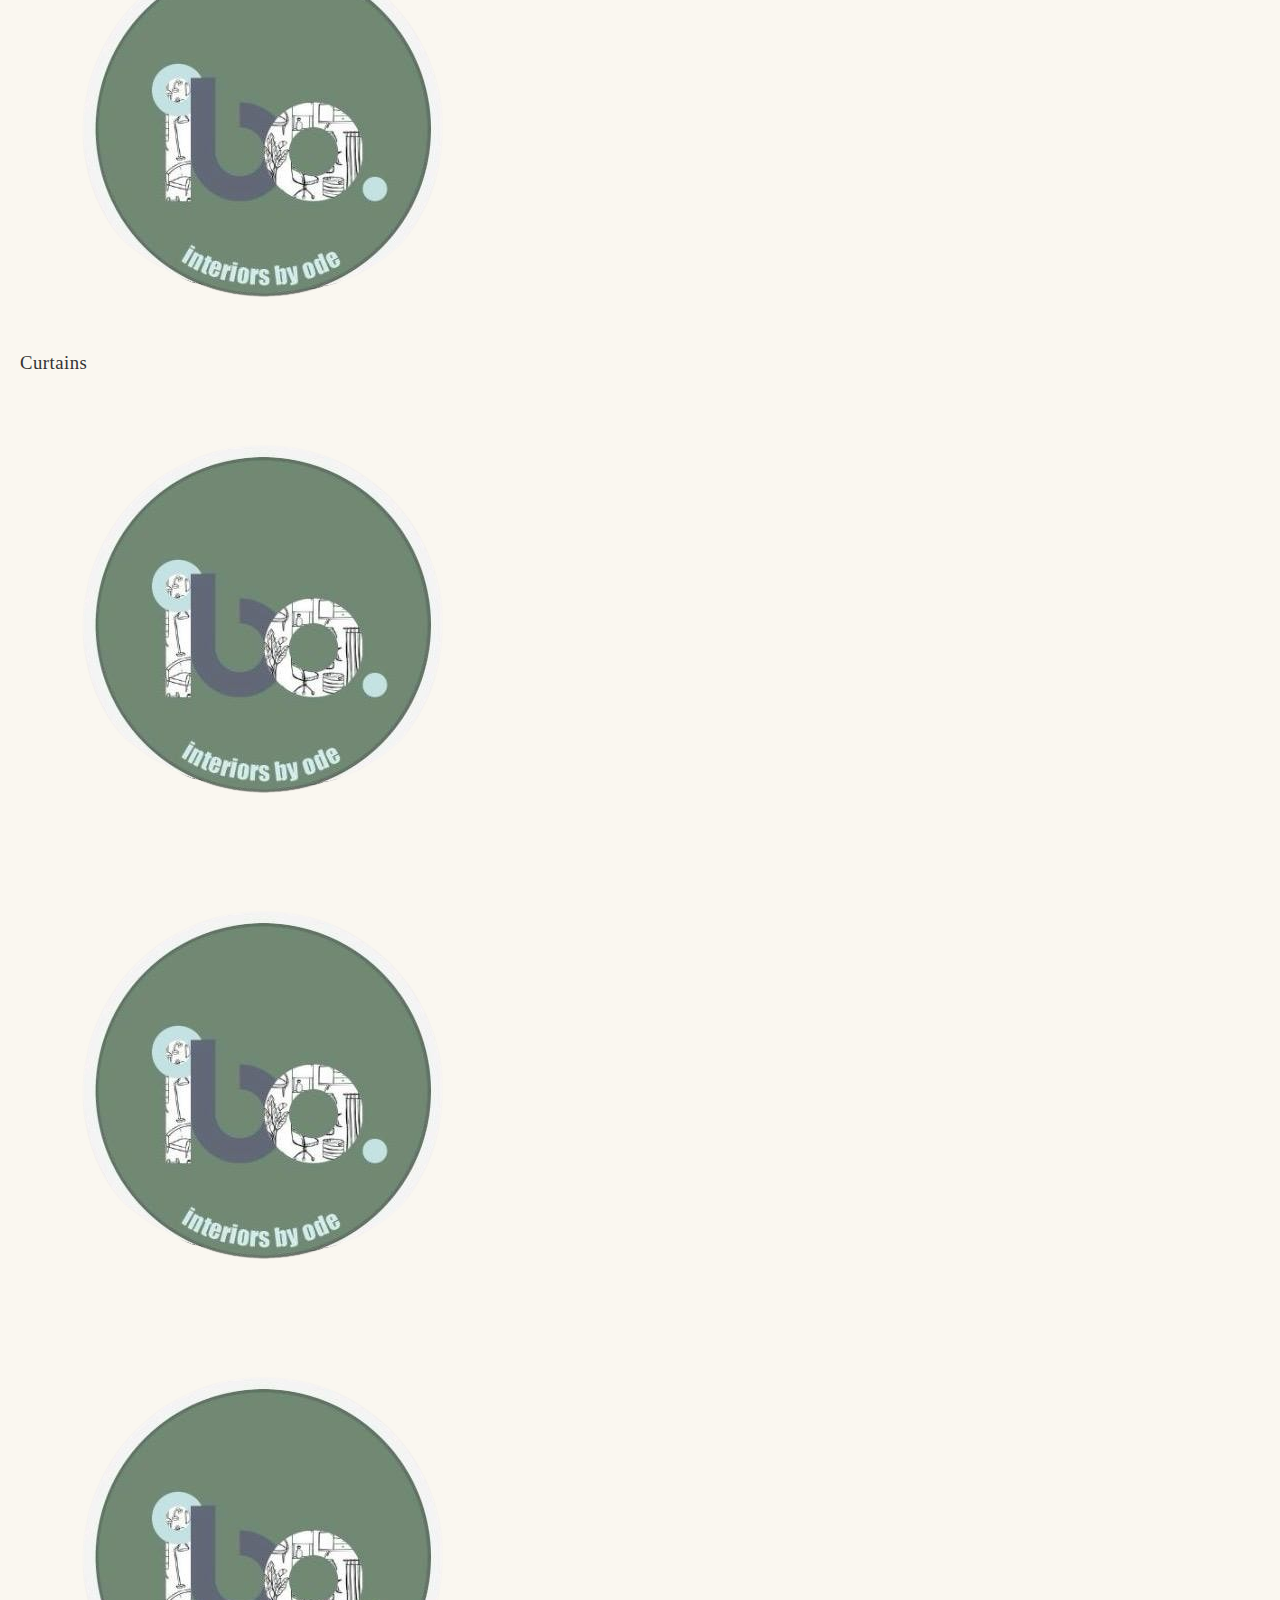
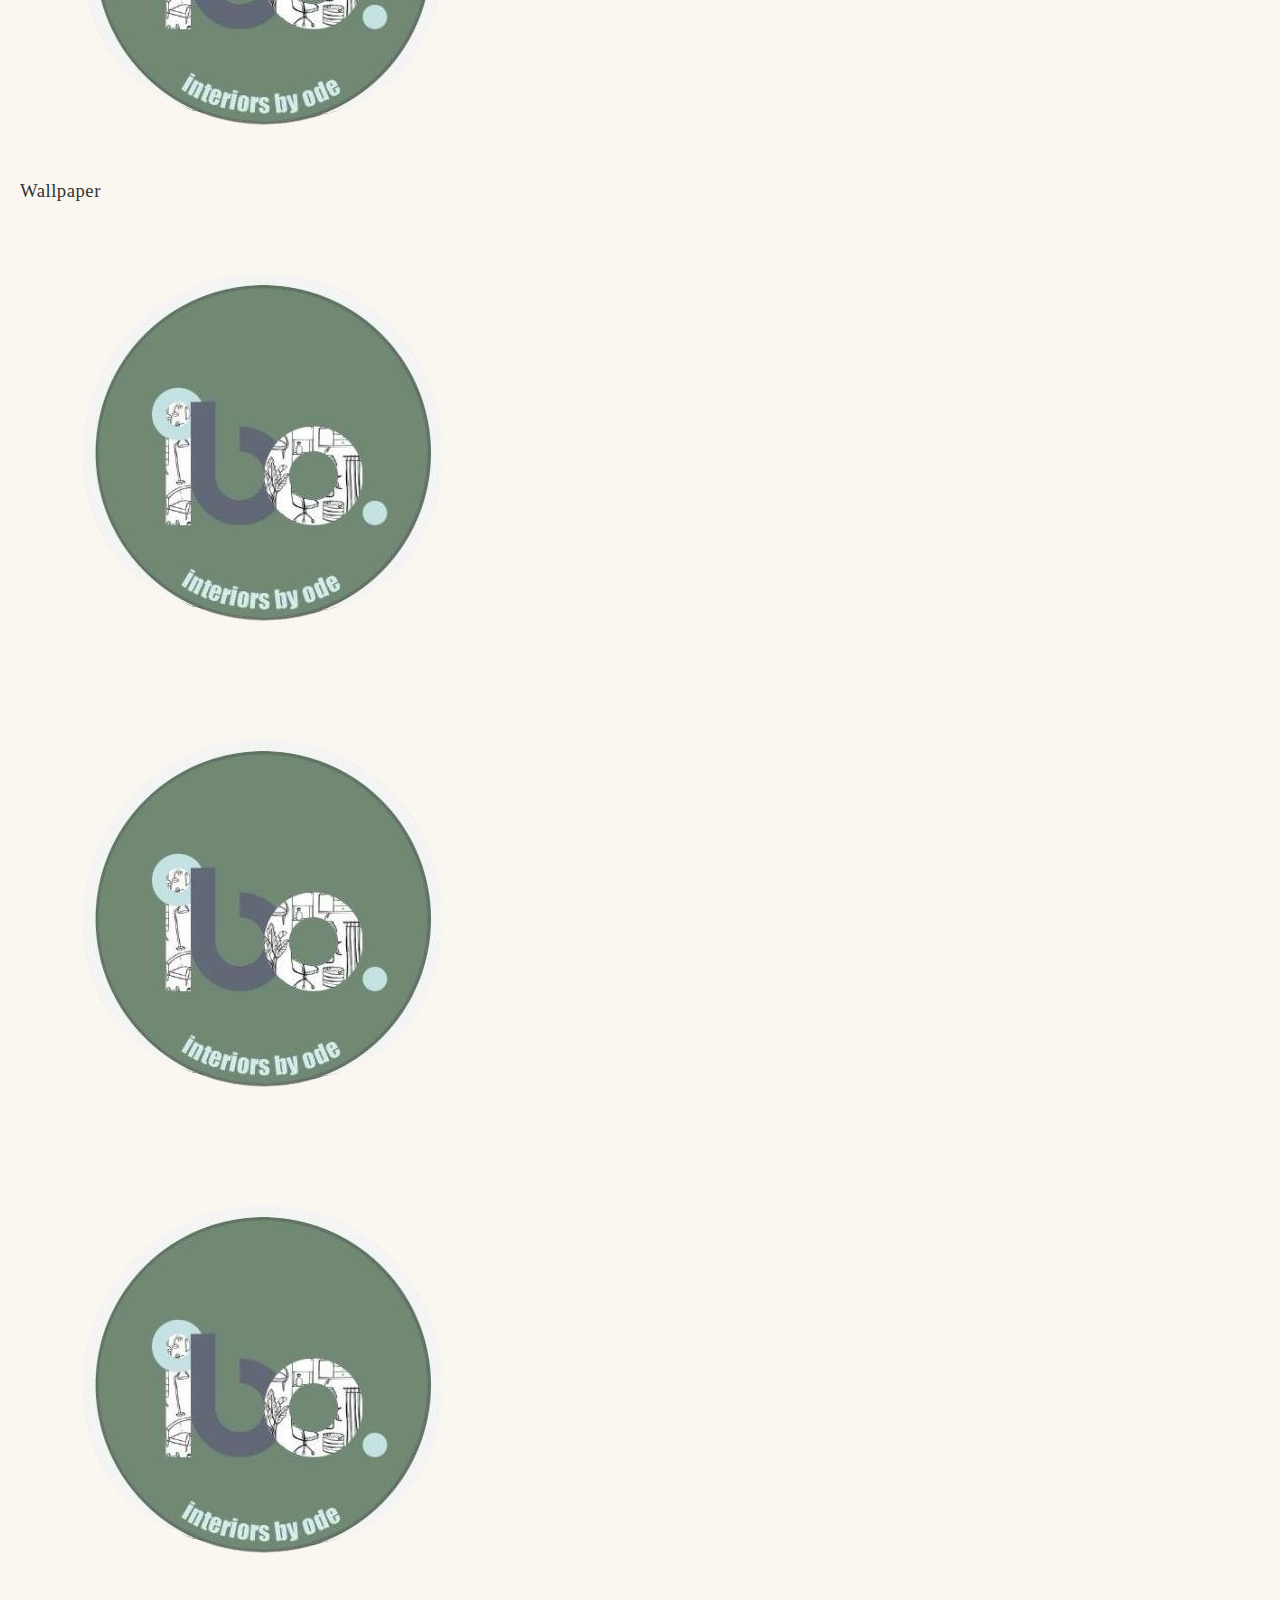
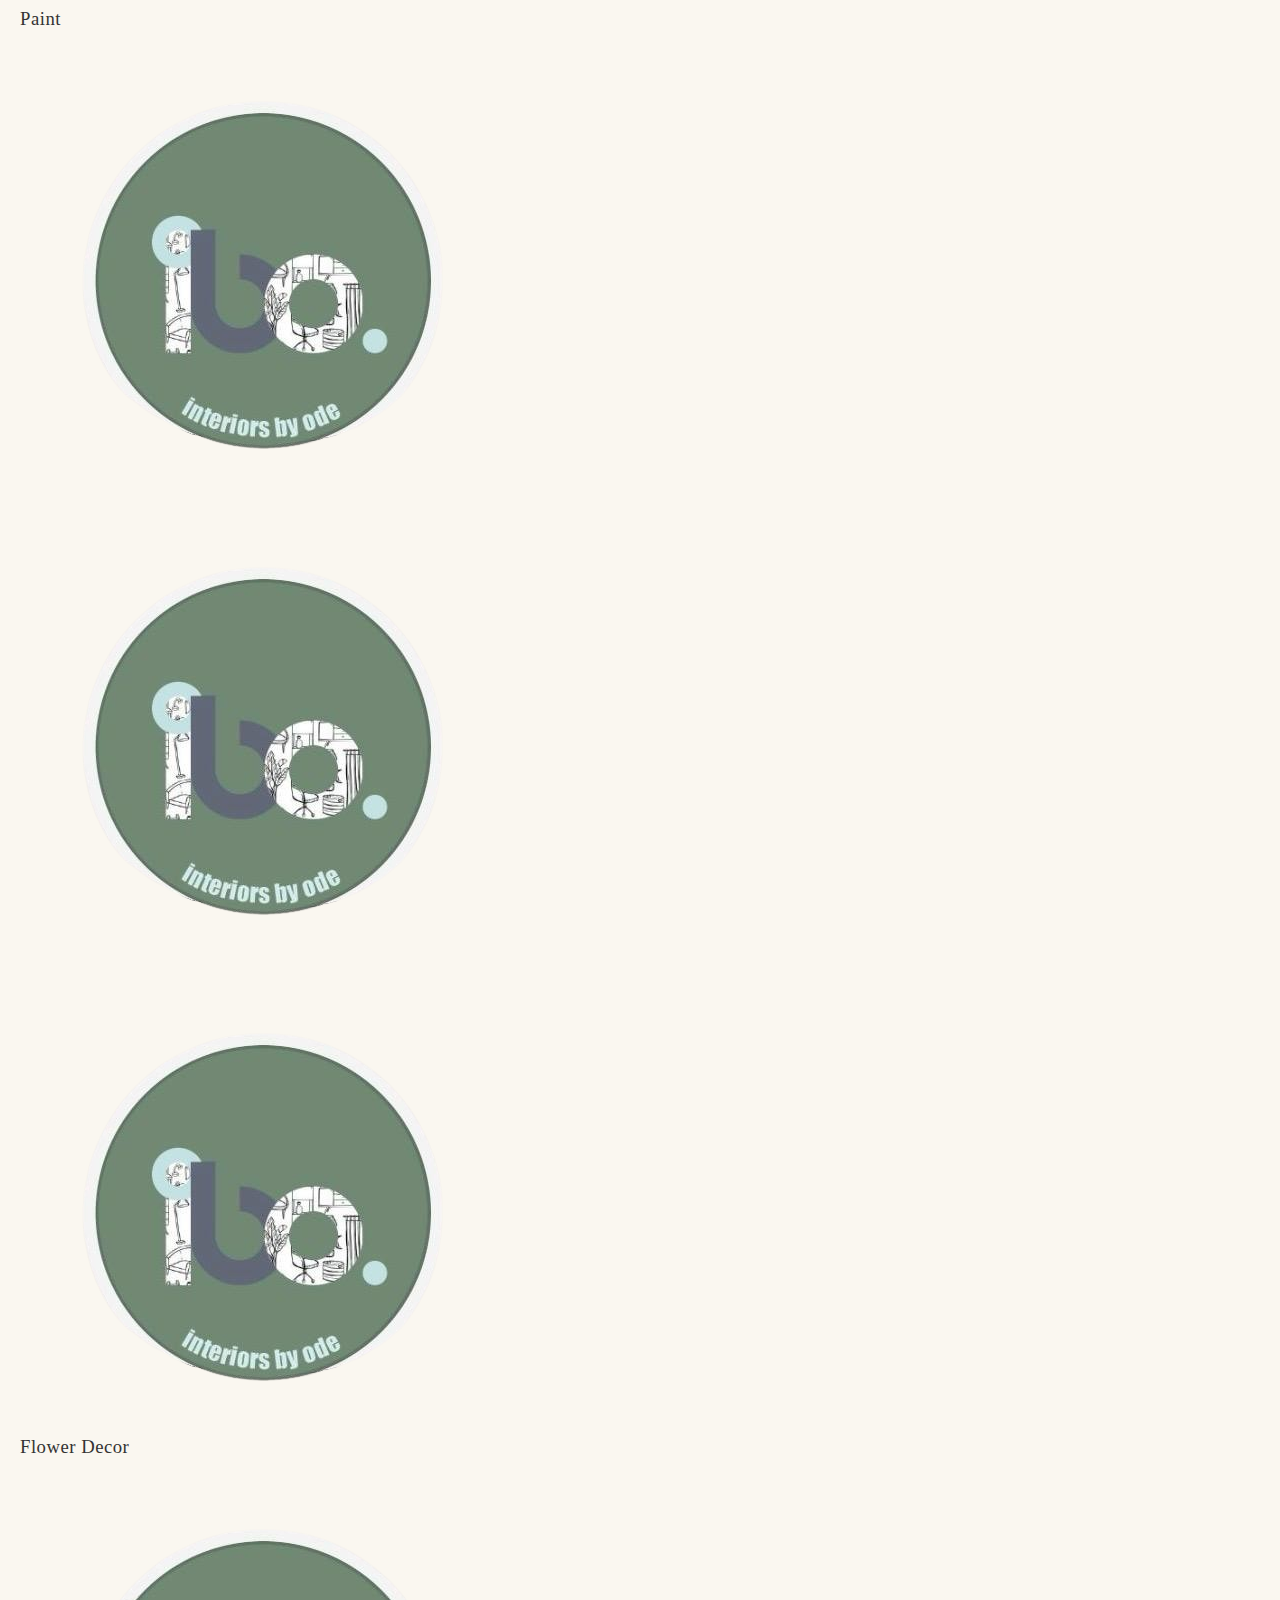
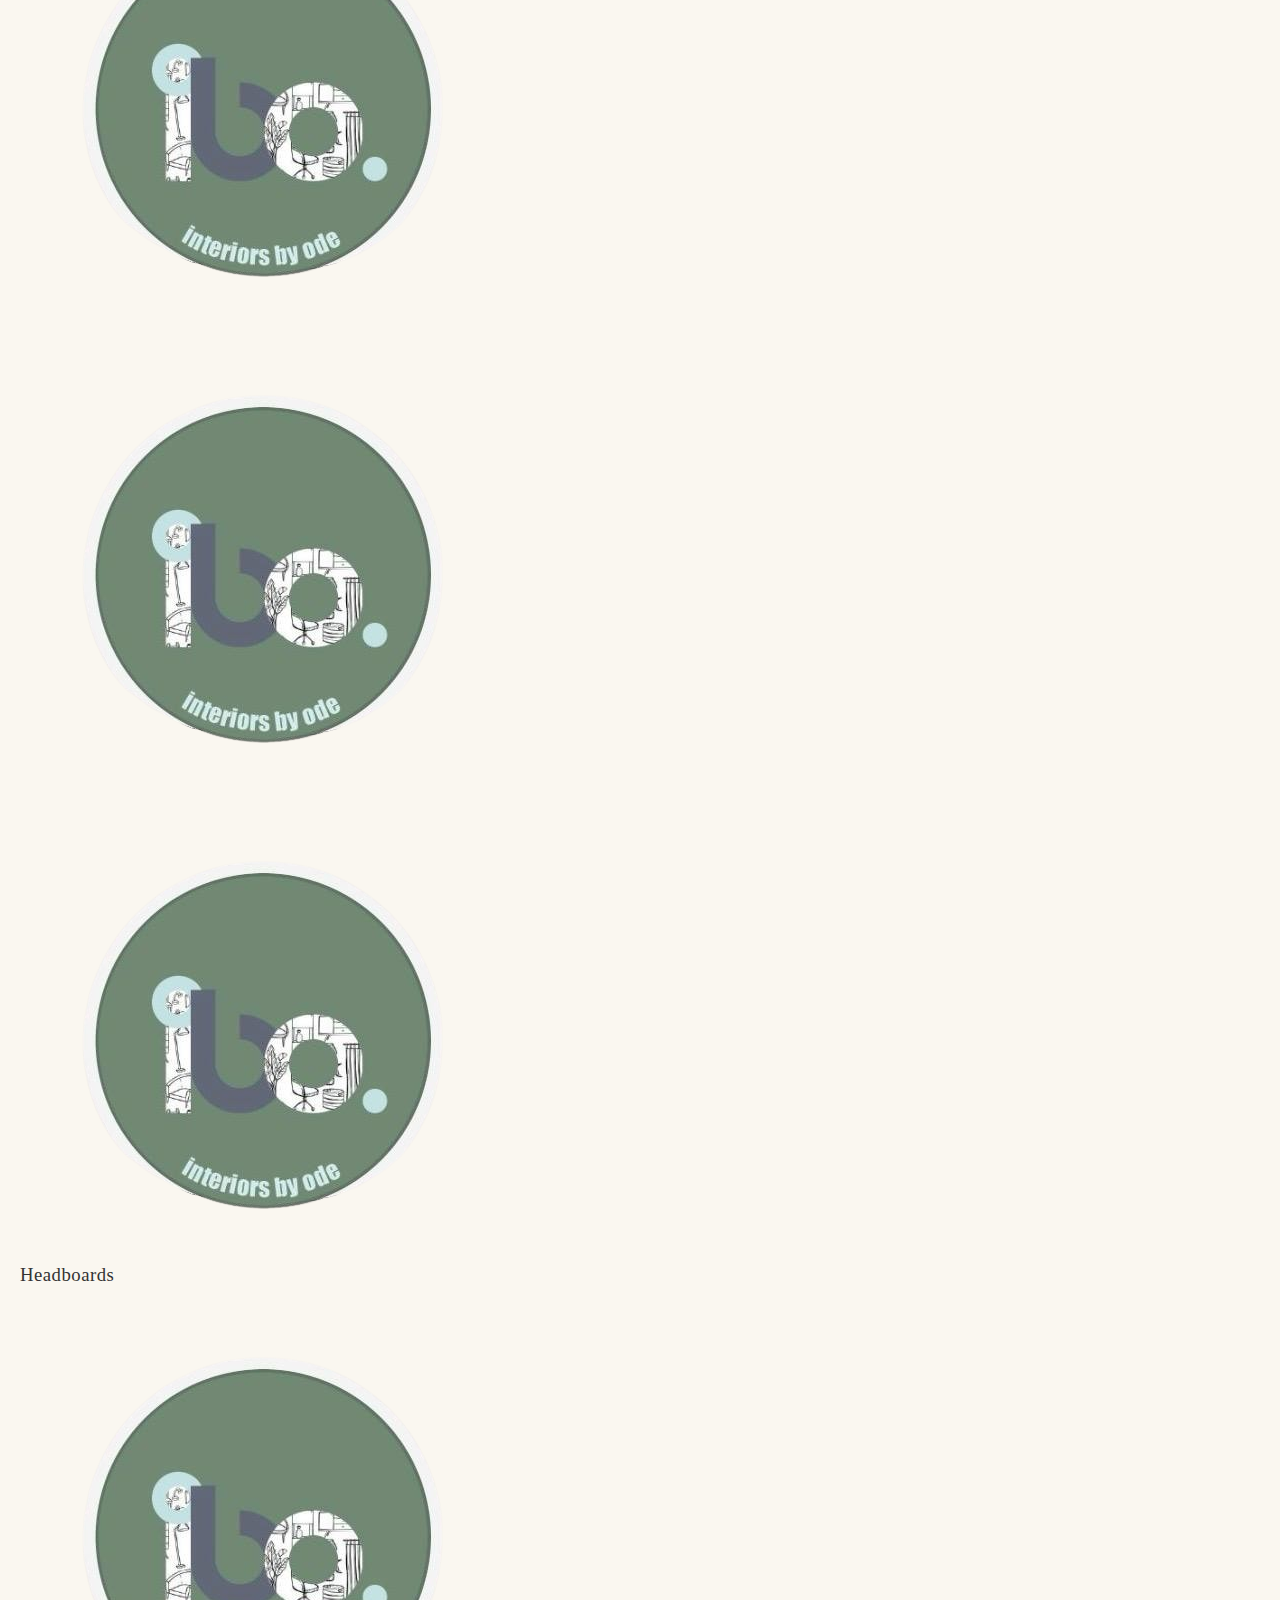
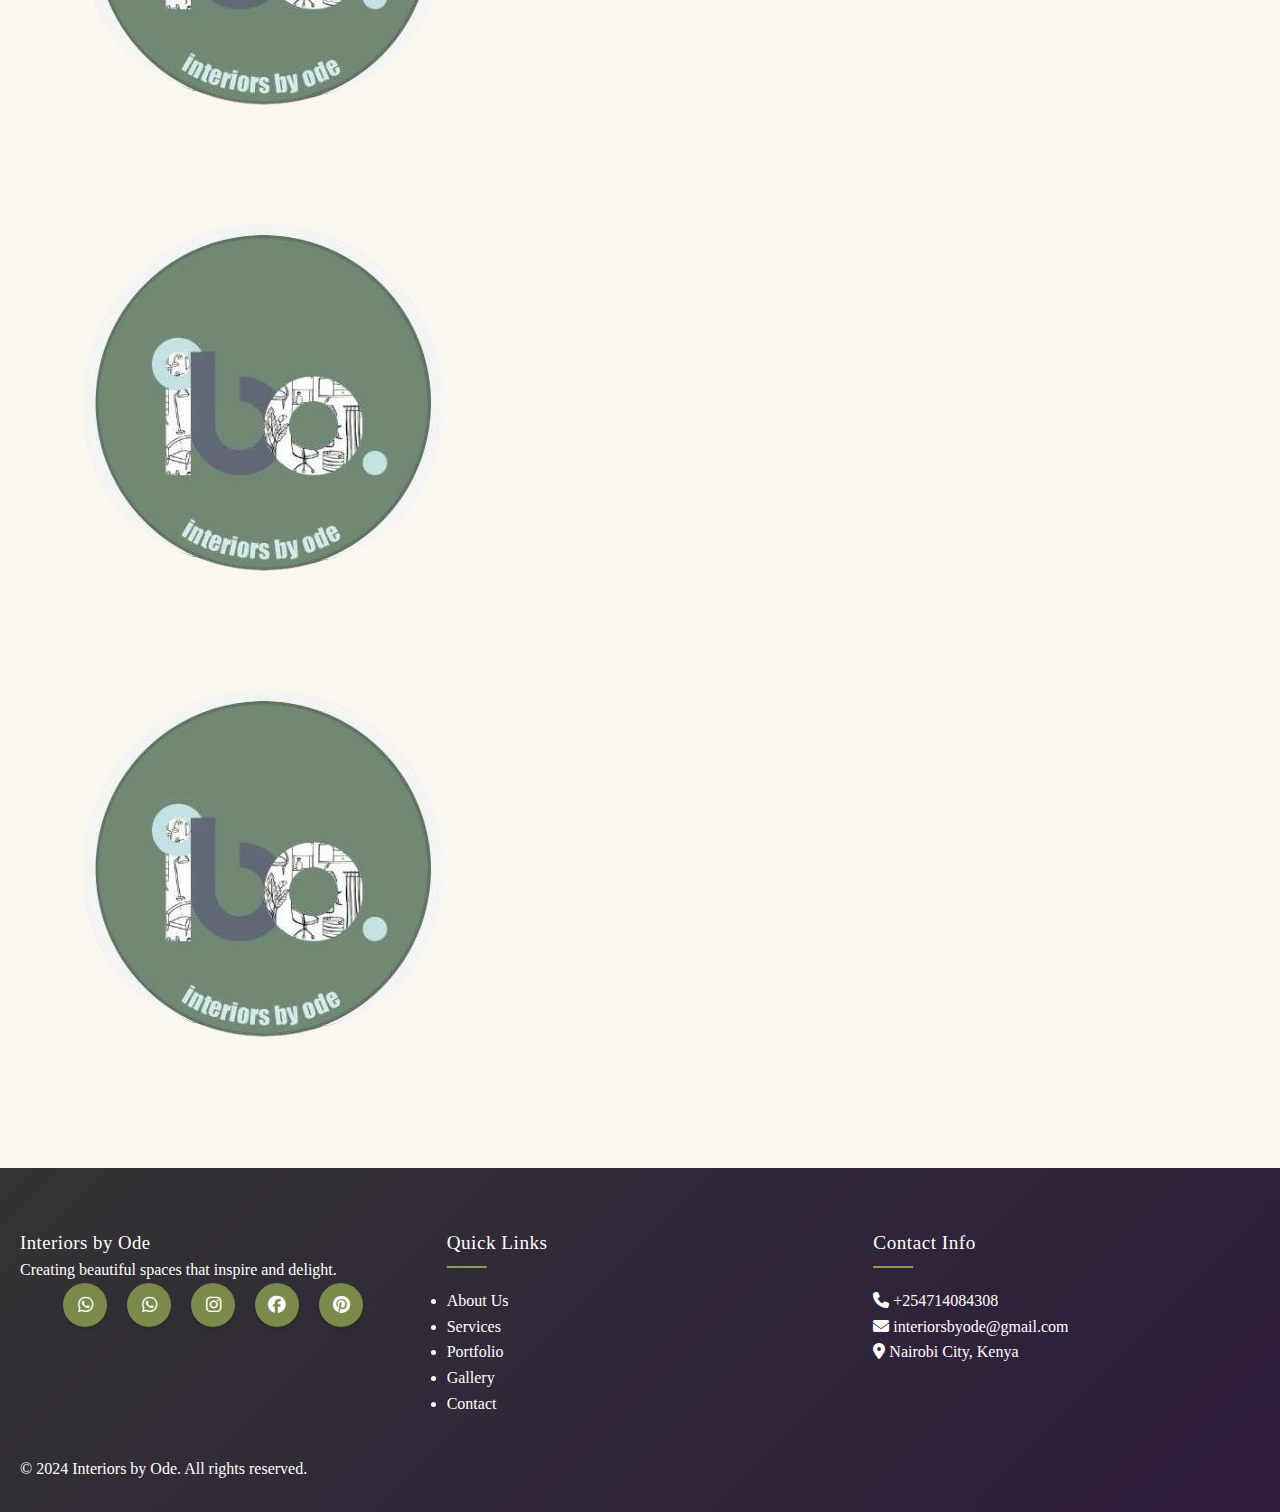
<file: gallery.html>
<!DOCTYPE html>
<html lang="en">
<head>
    <meta charset="UTF-8">
    <meta name="viewport" content="width=device-width, initial-scale=1.0">
    <title>Gallery | Interiors by Ode</title>
    <link rel="stylesheet" href="https://cdnjs.cloudflare.com/ajax/libs/font-awesome/6.4.0/css/all.min.css">
    <link rel="preconnect" href="https://fonts.googleapis.com">
    <link rel="preconnect" href="https://fonts.gstatic.com" crossorigin>
    <link href="https://fonts.googleapis.com/css2?family=Cormorant+Garamond:wght@300;400;500;600;700&family=Playfair+Display:wght@700&display=swap" rel="stylesheet">
    <link rel="stylesheet" href="styles.css">
</head>
<body>
    <!-- Preloader -->
    <div id="preloader">
        <div class="logo">
            <img src="images/interiors_by_ode_logo-removebg-preview.png" alt="Interiors by Ode Logo">
        </div>
    </div>

    <!-- Navigation -->
    <nav class="navbar">
        <div class="container">
            <a href="index.html" class="navbar-logo">
                <img src="images/interiors_by_ode_logo-removebg-preview.png" alt="Interiors by Ode Logo">
                <span>Interiors by Ode</span>
            </a>
            <div class="mobile-toggle" id="mobileToggle">
                <i class="fas fa-bars"></i>
            </div>
            <ul class="navbar-menu" id="navbarMenu">
                <li><a href="index.html"><i class="fas fa-home"></i> Home</a></li>
                <li><a href="about.html"><i class="fas fa-info-circle"></i> About</a></li>
                <li><a href="services.html"><i class="fas fa-cogs"></i> Services</a></li>
                <li><a href="portfolio.html"><i class="fas fa-images"></i> Portfolio</a></li>
                <li><a href="gallery.html" class="active"><i class="fas fa-palette"></i> Gallery</a></li>
                <li><a href="contact.html"><i class="fas fa-envelope"></i> Contact</a></li>
            </ul>
            <a href="contact.html" class="navbar-cta">Book Consultation</a>
        </div>
    </nav>

    <!-- Gallery Section -->
    <section class="gallery-section section-padding" id="gallery">
        <div class="container">
            <div class="section-title">
                <h2>Design Gallery</h2>
            </div>
            <div class="gallery-categories">
                <div class="category-section">
                    <h3>Furniture</h3>
                    <div class="gallery-grid">
                        <div class="gallery-item">
                            <img src="images/image 1.png" alt="Modern Sofa">
                        </div>
                        <div class="gallery-item">
                            <img src="images/interiors_by_ode_logo-removebg-preview.png" alt="Dining Table">
                        </div>
                        <div class="gallery-item">
                            <img src="images/interiors_by_ode_logo-removebg-preview.png" alt="Bedroom Set">
                        </div>
                    </div>
                </div>

                <div class="category-section">
                    <h3>Lighting</h3>
                    <div class="gallery-grid">
                        <div class="gallery-item">
                            <img src="images/interiors_by_ode_logo-removebg-preview.png" alt="Pendant Lights">
                        </div>
                        <div class="gallery-item">
                            <img src="images/interiors_by_ode_logo-removebg-preview.png" alt="Floor Lamps">
                        </div>
                        <div class="gallery-item">
                            <img src="images/interiors_by_ode_logo-removebg-preview.png" alt="Chandeliers">
                        </div>
                    </div>
                </div>

                <div class="category-section">
                    <h3>Accessories</h3>
                    <div class="gallery-grid">
                        <div class="gallery-item">
                            <img src="images/interiors_by_ode_logo-removebg-preview.png" alt="Decor Items">
                        </div>
                        <div class="gallery-item">
                            <img src="images/interiors_by_ode_logo-removebg-preview.png" alt="Wall Art">
                        </div>
                        <div class="gallery-item">
                            <img src="images/interiors_by_ode_logo-removebg-preview.png" alt="Rugs">
                        </div>
                    </div>
                </div>

                <div class="category-section">
                    <h3>Curtains</h3>
                    <div class="gallery-grid">
                        <div class="gallery-item">
                            <img src="images/interiors_by_ode_logo-removebg-preview.png" alt="Sheer Curtains">
                        </div>
                        <div class="gallery-item">
                            <img src="images/interiors_by_ode_logo-removebg-preview.png" alt="Blackout Curtains">
                        </div>
                        <div class="gallery-item">
                            <img src="images/interiors_by_ode_logo-removebg-preview.png" alt="Valances">
                        </div>
                    </div>
                </div>

                <div class="category-section">
                    <h3>Wallpaper</h3>
                    <div class="gallery-grid">
                        <div class="gallery-item">
                            <img src="images/interiors_by_ode_logo-removebg-preview.png" alt="Textured Wallpaper">
                        </div>
                        <div class="gallery-item">
                            <img src="images/interiors_by_ode_logo-removebg-preview.png" alt="Patterned Wallpaper">
                        </div>
                        <div class="gallery-item">
                            <img src="images/interiors_by_ode_logo-removebg-preview.png" alt="Accent Walls">
                        </div>
                    </div>
                </div>

                <div class="category-section">
                    <h3>Paint</h3>
                    <div class="gallery-grid">
                        <div class="gallery-item">
                            <img src="images/interiors_by_ode_logo-removebg-preview.png" alt="Color Schemes">
                        </div>
                        <div class="gallery-item">
                            <img src="images/interiors_by_ode_logo-removebg-preview.png" alt="Paint Finishes">
                        </div>
                        <div class="gallery-item">
                            <img src="images/interiors_by_ode_logo-removebg-preview.png" alt="Wall Treatments">
                        </div>
                    </div>
                </div>

                <div class="category-section">
                    <h3>Flower Decor</h3>
                    <div class="gallery-grid">
                        <div class="gallery-item">
                            <img src="images/interiors_by_ode_logo-removebg-preview.png" alt="Fresh Arrangements">
                        </div>
                        <div class="gallery-item">
                            <img src="images/interiors_by_ode_logo-removebg-preview.png" alt="Artificial Plants">
                        </div>
                        <div class="gallery-item">
                            <img src="images/interiors_by_ode_logo-removebg-preview.png" alt="Garden Integration">
                        </div>
                    </div>
                </div>

                <div class="category-section">
                    <h3>Headboards</h3>
                    <div class="gallery-grid">
                        <div class="gallery-item">
                            <img src="images/interiors_by_ode_logo-removebg-preview.png" alt="Upholstered Headboards">
                        </div>
                        <div class="gallery-item">
                            <img src="images/interiors_by_ode_logo-removebg-preview.png" alt="Wooden Headboards">
                        </div>
                        <div class="gallery-item">
                            <img src="images/interiors_by_ode_logo-removebg-preview.png" alt="Custom Designs">
                        </div>
                    </div>
                </div>
            </div>
        </div>
    </section>

    <!-- Footer -->
    <footer class="footer">
        <div class="container">
            <div class="footer-content">
                <div class="footer-section">
                    <h3>Interiors by Ode</h3>
                    <p>Creating beautiful spaces that inspire and delight.</p>
                    <div class="social-links">
                        <a href="https://wa.me/+254714084308" target="_blank"><i class="fab fa-whatsapp"></i></a>
                        <a href="https://wa.me/254714084308" target="_blank"><i class="fab fa-whatsapp"></i></a>
                        <a href="https://instagram.com/interiorsbyode" target="_blank"><i class="fab fa-instagram"></i></a>
                        <a href="https://facebook.com/interiorsbyode" target="_blank"><i class="fab fa-facebook"></i></a>
                        <a href="https://pinterest.com/interiorsbyode" target="_blank"><i class="fab fa-pinterest"></i></a>
                    </div>
                </div>
                <div class="footer-section">
                    <h4>Quick Links</h4>
                    <ul>
                        <li><a href="about.html">About Us</a></li>
                        <li><a href="services.html">Services</a></li>
                        <li><a href="portfolio.html">Portfolio</a></li>
                        <li><a href="gallery.html">Gallery</a></li>
                        <li><a href="contact.html">Contact</a></li>
                    </ul>
                </div>
                <div class="footer-section">
                    <h4>Contact Info</h4>
                    <p><i class="fas fa-phone"></i> +254714084308</p>
                    <p><i class="fas fa-envelope"></i> interiorsbyode@gmail.com</p>
                    <p><i class="fas fa-map-marker-alt"></i> Nairobi City, Kenya</p>
                </div>
            </div>
            <div class="footer-bottom">
                <p>&copy; 2024 Interiors by Ode. All rights reserved.</p>
            </div>
        </div>
    </footer>

    <script src="script.js"></script>
</body>
</html>
</file>
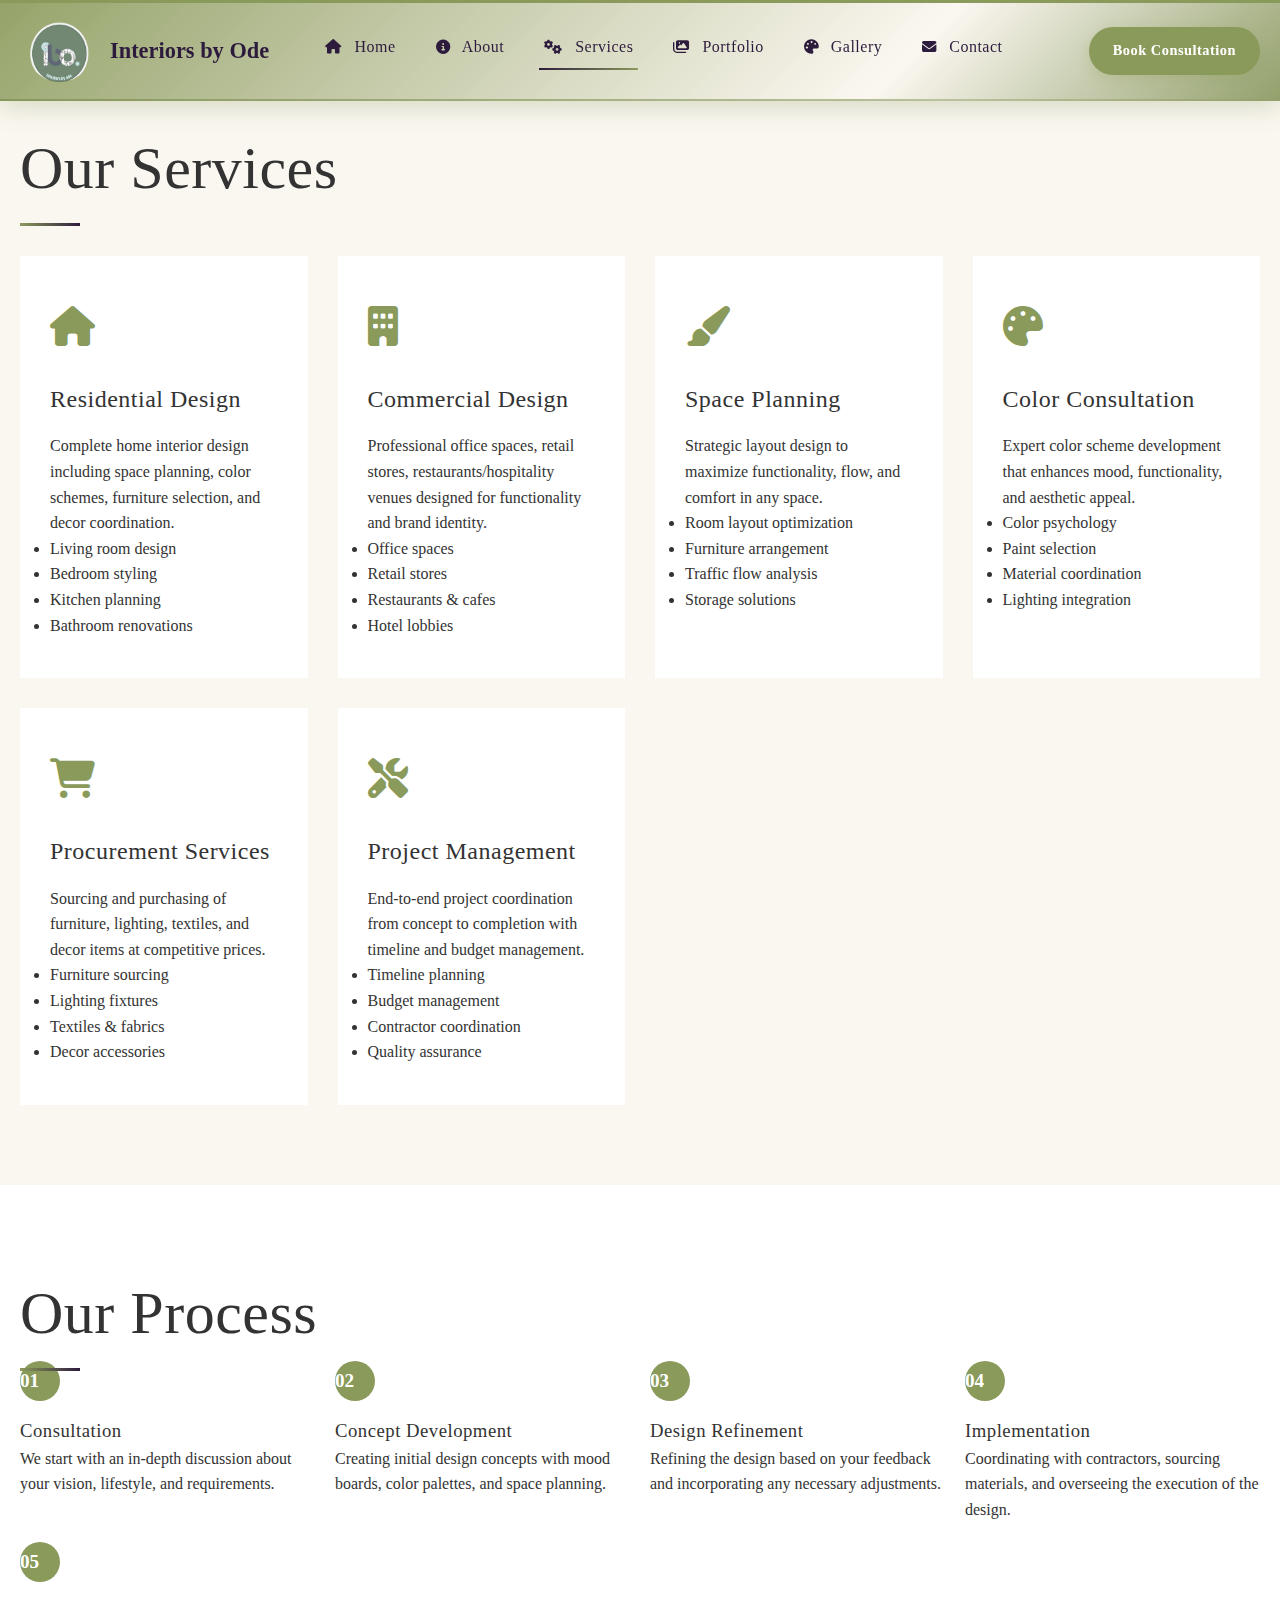
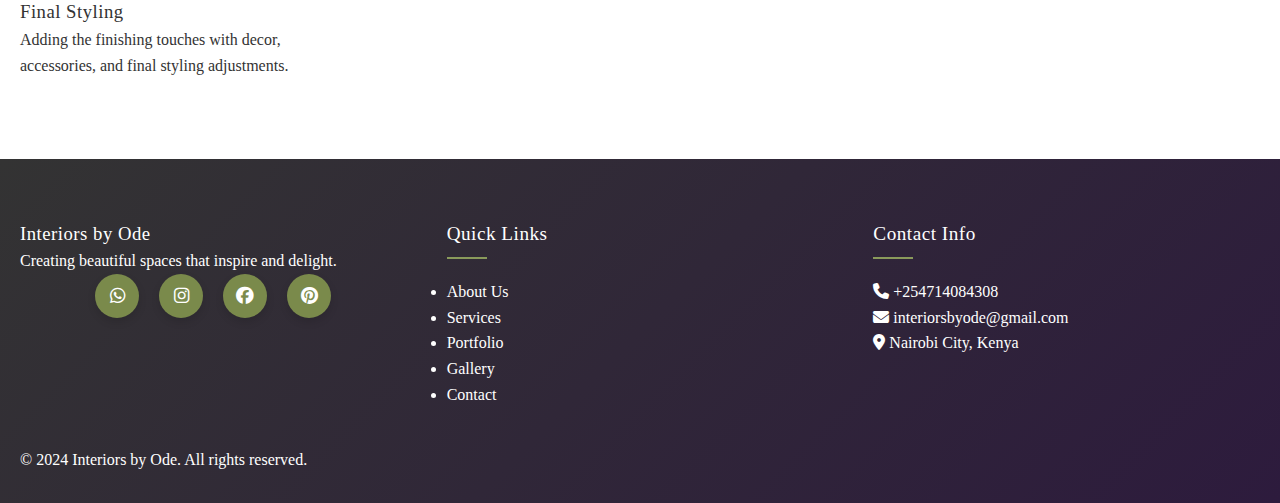
<file: services.html>
<!DOCTYPE html>
<html lang="en">
<head>
    <meta charset="UTF-8">
    <meta name="viewport" content="width=device-width, initial-scale=1.0">
    <title>Services | Interiors by Ode</title>
    <link rel="stylesheet" href="https://cdnjs.cloudflare.com/ajax/libs/font-awesome/6.4.0/css/all.min.css">
    <link rel="preconnect" href="https://fonts.googleapis.com">
    <link rel="preconnect" href="https://fonts.gstatic.com" crossorigin>
    <link href="https://fonts.googleapis.com/css2?family=Cormorant+Garamond:wght@300;400;500;600;700&family=Playfair+Display:wght@700&display=swap" rel="stylesheet">
    <link rel="stylesheet" href="styles.css">
</head>
<body>
    <!-- Preloader -->
    <div id="preloader">
        <div class="logo">
            <img src="images/interiors_by_ode_logo-removebg-preview.png" alt="Interiors by Ode Logo">
        </div>
    </div>

    <!-- Navigation -->
    <nav class="navbar">
        <div class="container">
            <a href="index.html" class="navbar-logo">
                <img src="images/interiors_by_ode_logo-removebg-preview.png" alt="Interiors by Ode Logo">
                <span>Interiors by Ode</span>
            </a>
            <div class="mobile-toggle" id="mobileToggle">
                <i class="fas fa-bars"></i>
            </div>
            <ul class="navbar-menu" id="navbarMenu">
                <li><a href="index.html"><i class="fas fa-home"></i> Home</a></li>
                <li><a href="about.html"><i class="fas fa-info-circle"></i> About</a></li>
                <li><a href="services.html" class="active"><i class="fas fa-cogs"></i> Services</a></li>
                <li><a href="portfolio.html"><i class="fas fa-images"></i> Portfolio</a></li>
                <li><a href="gallery.html"><i class="fas fa-palette"></i> Gallery</a></li>
                <li><a href="contact.html"><i class="fas fa-envelope"></i> Contact</a></li>
            </ul>
            <a href="contact.html" class="navbar-cta">Book Consultation</a>
        </div>
    </nav>

    <!-- Services Section -->
    <section class="services-preview section-padding" id="services">
        <div class="container">
            <div class="section-title">
                <h2>Our Services</h2>
            </div>
            <div class="services-grid">
                <div class="service-item animate-on-scroll" data-animation="fade-up">
                    <div class="service-icon">
                        <i class="fas fa-home"></i>
                    </div>
                    <h3>Residential Design</h3>
                    <p>Complete home interior design including space planning, color schemes, furniture selection, and decor coordination.</p>
                    <ul>
                        <li>Living room design</li>
                        <li>Bedroom styling</li>
                        <li>Kitchen planning</li>
                        <li>Bathroom renovations</li>
                    </ul>
                </div>
                <div class="service-item animate-on-scroll" data-animation="fade-up" style="transition-delay: 0.1s;">
                    <div class="service-icon">
                        <i class="fas fa-building"></i>
                    </div>
                    <h3>Commercial Design</h3>
                    <p>Professional office spaces, retail stores, restaurants/hospitality venues designed for functionality and brand identity.</p>
                    <ul>
                        <li>Office spaces</li>
                        <li>Retail stores</li>
                        <li>Restaurants & cafes</li>
                        <li>Hotel lobbies</li>
                    </ul>
                </div>
                <div class="service-item animate-on-scroll" data-animation="fade-up" style="transition-delay: 0.2s;">
                    <div class="service-icon">
                        <i class="fas fa-paint-brush"></i>
                    </div>
                    <h3>Space Planning</h3>
                    <p>Strategic layout design to maximize functionality, flow, and comfort in any space.</p>
                    <ul>
                        <li>Room layout optimization</li>
                        <li>Furniture arrangement</li>
                        <li>Traffic flow analysis</li>
                        <li>Storage solutions</li>
                    </ul>
                </div>
                <div class="service-item animate-on-scroll" data-animation="fade-up" style="transition-delay: 0.3s;">
                    <div class="service-icon">
                        <i class="fas fa-palette"></i>
                    </div>
                    <h3>Color Consultation</h3>
                    <p>Expert color scheme development that enhances mood, functionality, and aesthetic appeal.</p>
                    <ul>
                        <li>Color psychology</li>
                        <li>Paint selection</li>
                        <li>Material coordination</li>
                        <li>Lighting integration</li>
                    </ul>
                </div>
                <div class="service-item animate-on-scroll" data-animation="fade-up" style="transition-delay: 0.4s;">
                    <div class="service-icon">
                        <i class="fas fa-shopping-cart"></i>
                    </div>
                    <h3>Procurement Services</h3>
                    <p>Sourcing and purchasing of furniture, lighting, textiles, and decor items at competitive prices.</p>
                    <ul>
                        <li>Furniture sourcing</li>
                        <li>Lighting fixtures</li>
                        <li>Textiles & fabrics</li>
                        <li>Decor accessories</li>
                    </ul>
                </div>
                <div class="service-item animate-on-scroll" data-animation="fade-up" style="transition-delay: 0.5s;">
                    <div class="service-icon">
                        <i class="fas fa-tools"></i>
                    </div>
                    <h3>Project Management</h3>
                    <p>End-to-end project coordination from concept to completion with timeline and budget management.</p>
                    <ul>
                        <li>Timeline planning</li>
                        <li>Budget management</li>
                        <li>Contractor coordination</li>
                        <li>Quality assurance</li>
                    </ul>
                </div>
            </div>
        </div>
    </section>

    <!-- Process Section -->
    <section class="process-section section-padding">
        <div class="container">
            <div class="section-title">
                <h2>Our Process</h2>
            </div>
            <div class="process-steps">
                <div class="process-step">
                    <div class="step-number">01</div>
                    <h3>Consultation</h3>
                    <p>We start with an in-depth discussion about your vision, lifestyle, and requirements.</p>
                </div>
                <div class="process-step">
                    <div class="step-number">02</div>
                    <h3>Concept Development</h3>
                    <p>Creating initial design concepts with mood boards, color palettes, and space planning.</p>
                </div>
                <div class="process-step">
                    <div class="step-number">03</div>
                    <h3>Design Refinement</h3>
                    <p>Refining the design based on your feedback and incorporating any necessary adjustments.</p>
                </div>
                <div class="process-step">
                    <div class="step-number">04</div>
                    <h3>Implementation</h3>
                    <p>Coordinating with contractors, sourcing materials, and overseeing the execution of the design.</p>
                </div>
                <div class="process-step">
                    <div class="step-number">05</div>
                    <h3>Final Styling</h3>
                    <p>Adding the finishing touches with decor, accessories, and final styling adjustments.</p>
                </div>
            </div>
        </div>
    </section>

    <!-- Footer -->
    <footer class="footer">
        <div class="container">
            <div class="footer-content">
                <div class="footer-section">
                    <h3>Interiors by Ode</h3>
                    <p>Creating beautiful spaces that inspire and delight.</p>
                    <div class="social-links">
                        <a href="https://wa.me/254714084308" target="_blank"><i class="fab fa-whatsapp"></i></a>
                        <a href="https://instagram.com/interiorsbyode" target="_blank"><i class="fab fa-instagram"></i></a>
                        <a href="https://facebook.com/interiorsbyode" target="_blank"><i class="fab fa-facebook"></i></a>
                        <a href="https://pinterest.com/interiorsbyode" target="_blank"><i class="fab fa-pinterest"></i></a>
                    </div>
                </div>
                <div class="footer-section">
                    <h4>Quick Links</h4>
                    <ul>
                        <li><a href="about.html">About Us</a></li>
                        <li><a href="services.html">Services</a></li>
                        <li><a href="portfolio.html">Portfolio</a></li>
                        <li><a href="gallery.html">Gallery</a></li>
                        <li><a href="contact.html">Contact</a></li>
                    </ul>
                </div>
                <div class="footer-section">
                    <h4>Contact Info</h4>
                    <p><a href="tel:+254714084308"><i class="fas fa-phone"></i> +254714084308</a></p>
                    <p><a href="mailto:interiorsbyode@gmail.com"><i class="fas fa-envelope"></i> interiorsbyode@gmail.com</a></p>
                    <p><a href="https://maps.google.com/?q=Interiors+by+Ode+Nairobi" target="_blank"><i class="fas fa-map-marker-alt"></i> Nairobi City, Kenya</a></p>
                </div>
            </div>
            <div class="footer-bottom">
                <p>&copy; 2024 Interiors by Ode. All rights reserved.</p>
            </div>
        </div>
    </footer>

    <script src="script.js"></script>
</body>
</html>
</file>
<file: styles.css>
/* CSS Variables - Brand Colors */
:root {
    --sage-green: #8a9a5b;
    --sage-dark: #7a8a4b;
    --white: #ffffff;
    --charcoal: #333333;
    --mint-blue: #b8e0d2;
    --light-gray: #f8f8f8;
    --medium-gray: #eaeaea;
    --cream: #faf7f0;
    --purple: #4a3c5a;
    --deep-purple: #2d1b3d;
    --transition: all 0.4s cubic-bezier(0.165, 0.84, 0.44, 1);
    --heading-font: 'Didot', serif;
    --body-font: 'Didot', serif;
}

/* Global Reset */
* {
    margin: 0;
    padding: 0;
    box-sizing: border-box;
}

html {
    scroll-behavior: smooth;
}

/* Content Fade-in Animation */
body > section {
    opacity: 0;
    transform: translateY(20px);
    transition: opacity 0.7s ease-out 0.4s, transform 0.7s ease-out 0.4s;
}

body.content-loaded > section {
    opacity: 1;
    transform: translateY(0);
}

/* Subtle Scroll-Triggered Animations */
.animate-on-scroll {
    opacity: 0;
    transition: opacity 0.8s ease-out, transform 0.8s ease-out;
}

.animate-on-scroll[data-animation="fade-up"] {
    transform: translateY(40px);
}

.animate-on-scroll[data-animation="fade-in"] {
    transform: scale(0.95);
}

.animate-on-scroll[data-animation="fade-in-left"] {
    transform: translateX(-40px);
}

.animate-on-scroll[data-animation="fade-in-right"] {
    transform: translateX(40px);
}

.animate-on-scroll.is-visible {
    opacity: 1;
    transform: none; /* Resets transform to default (translate(0) scale(1) etc.) */
}

body {
    font-family: var(--body-font);
    color: var(--charcoal);
    line-height: 1.6;
    overflow-x: hidden;
    background-color: var(--white);
}

h1, h2, h3, h4 {
    font-family: var(--heading-font);
    font-weight: 400; /* 1.3 is not a valid font-weight value */
    letter-spacing: 0.5px;
}

a {
    text-decoration: none;
    color: inherit;
}

img {
    max-width: 100%;
    height: auto;
    display: block;
}

.container {
    width: 100%;
    max-width: 1200px;
    margin: 0 auto;
    padding: 0 20px;
}

.section-padding {
    padding: 80px 0;
}

/* Offset for fixed navbar on subpages */
body > section:first-of-type:not(.hero) {
    padding-top: 120px;
}

.section-title {
    font-size: 2rem;
    position: relative;
}

.section-title::after {
    content: '';
    position: absolute;
    bottom: -10px;
    left: 0;
    width: 60px;
    height: 3px;
    background: linear-gradient(90deg, var(--sage-green) 0%, var(--deep-purple) 100%);
}

.btn {
    display: inline-block;
    padding: 15px 35px;
    background-color: var(--charcoal);
    color: var(--white);
    border: none;
    border-radius: 0;
    font-weight: 500;
    font-size: 1rem;
    letter-spacing: 0.5px;
    cursor: pointer;
    transition: var(--transition);
    text-transform: uppercase;
    position: relative;
    overflow: hidden;
}

.btn:hover {
    background: linear-gradient(135deg, var(--deep-purple) 0%, var(--sage-green) 100%);
    color: var(--white);
    transform: translateY(-3px);
    box-shadow: 0 10px 20px rgba(74, 60, 90, 0.3);
}

.btn:active {
    transform: translateY(-1px);
}

/* Preloader (Homepage Only) */
#preloader {
    position: fixed;
    top: 0;
    left: 0;
    width: 100%;
    height: 100%;
    background: linear-gradient(135deg, var(--sage-green) 0%, var(--deep-purple) 25%, var(--sage-dark) 50%, var(--mint-blue) 75%, var(--purple) 100%);
    background-size: 400% 400%;
    animation: gradientShift 4s ease infinite;
    display: flex;
    justify-content: center;
    align-items: center;
    z-index: 9999;
    transition: opacity 0.6s ease, visibility 0.6s ease;
    overflow: hidden;
}

#preloader::before {
    content: '';
    position: absolute;
    top: 0;
    left: 0;
    width: 100%;
    height: 100%;
    background: radial-gradient(circle at 20% 80%, rgba(255, 255, 255, 0.1) 0%, transparent 50%),
                radial-gradient(circle at 80% 20%, rgba(255, 255, 255, 0.1) 0%, transparent 50%),
                radial-gradient(circle at 40% 40%, rgba(255, 255, 255, 0.05) 0%, transparent 50%);
    animation: float 6s ease-in-out infinite;
}

@keyframes gradientShift {
    0% { background-position: 0% 50%; }
    50% { background-position: 100% 50%; }
    100% { background-position: 0% 50%; }
}

@keyframes float {
    0%, 100% { transform: translateY(0px) rotate(0deg); }
    33% { transform: translateY(-10px) rotate(120deg); }
    66% { transform: translateY(10px) rotate(240deg); }
}

#preloader.hide {
    opacity: 0;
    visibility: hidden;
}

#preloader .logo {
    width: 180px;
    height: 180px;
    display: flex;
    justify-content: center;
    align-items: center;
    position: relative;
}

#preloader .logo img {
    width: 100%;
    height: auto;
    filter: drop-shadow(0 0 10px rgba(255, 255, 255, 0.3));
    animation: logoScale 1.8s ease-in-out;
}

@keyframes logoScale {
    0% { transform: scale(1.05); opacity: 0; }
    20% { transform: scale(1); opacity: 1; }
    80% { transform: scale(1); opacity: 1; }
    100% { transform: scale(0.95); opacity: 0; }
}

@keyframes logoDrop {
    0% { transform: translateY(-150px); opacity: 0; }
    60% { transform: translateY(10px); opacity: 1; }
    85% { transform: translateY(-5px); }
    100% { transform: translateY(0); opacity: 1; }
}

@keyframes gentleFloat {
    0% {
        transform: translateY(0) scale(1);
        box-shadow: 0 10px 30px rgba(0, 0, 0, 0.1);
    }
    50% {
        transform: translateY(-15px) scale(1.03);
        box-shadow: 0 25px 40px rgba(0, 0, 0, 0.15);
    }
    100% {
        transform: translateY(0) scale(1);
        box-shadow: 0 10px 30px rgba(0, 0, 0, 0.1);
    }
}

/* Navbar */
.navbar {
    position: fixed;
    top: 0;
    left: 0;
    width: 100%;
    padding: 8px 0;
    background: linear-gradient(135deg, rgba(138, 154, 91, 0.9) 0%, rgba(250, 247, 240, 0.85) 70%, rgba(122, 138, 75, 0.8) 100%);
    backdrop-filter: blur(15px);
    -webkit-backdrop-filter: blur(15px);
    z-index: 1000;
    transition: var(--transition);
    box-shadow: 0 4px 25px rgba(122, 138, 75, 0.3);
    border-bottom: 2px solid rgba(122, 138, 75, 0.5);
    border-top: 3px solid var(--sage-green);
}

.navbar.hide {
    transform: translateY(-100%);
}

.navbar.nav-theme-light {
    background: linear-gradient(135deg, rgba(250, 247, 240, 0.9) 0%, rgba(255, 255, 255, 0.85) 100%);
    border-top-color: var(--sage-green);
    border-bottom-color: rgba(122, 138, 75, 0.3);
}

.navbar.nav-theme-light .navbar-logo span,
.navbar.nav-theme-light .navbar-menu a {
    color: var(--deep-purple);
}

.navbar.nav-theme-dark {
    background: linear-gradient(135deg, rgba(45, 27, 61, 0.9) 0%, rgba(74, 60, 90, 0.85) 100%);
    border-top-color: var(--sage-green);
    border-bottom-color: rgba(250, 247, 240, 0.2);
}

.navbar.nav-theme-dark .navbar-logo span,
.navbar.nav-theme-dark .navbar-menu a {
    color: var(--white);
}

.navbar.nav-theme-dark .navbar-menu a::after {
    background: linear-gradient(90deg, var(--white), var(--sage-green));
}

.navbar.nav-theme-dark .navbar-cta {
    background-color: var(--white);
    color: var(--deep-purple);
}

.navbar .container {
    display: flex;
    justify-content: space-between;
    align-items: center;
}

.navbar-logo {
    display: flex;
    align-items: center;
    font-family: var(--heading-font);
    font-size: 1.4rem;
    font-weight: 700;
    color: var(--deep-purple);
    transition: var(--transition);
    animation: logoDrop 1s ease-out;
}

.navbar-logo:hover {
    transform: scale(1.05);
}

.navbar-logo img {
    height: 80px;
    width: 80px;
    margin-right: 10px;
}

.navbar-menu {
    display: flex;
    list-style: none;
    gap: 30px; /* Use flexbox gap for consistent spacing */
}

.navbar-menu li {
    margin: 0; /* Reset margin, spacing is now handled by parent gap */
}

.navbar-menu a {
    color: var(--deep-purple);
    text-decoration: none;
    font-weight: 500;
    font-size: 1rem;
    letter-spacing: 0.5px;
    padding: 10px 5px; /* Adjust padding for vertical alignment and click area */
    transition: all 0.3s ease;
    position: relative;
    overflow: hidden;
    display: inline-block;
    z-index: 1;
}

.navbar-menu a::after {
    content: '';
    position: absolute;
    bottom: 0;
    left: 0;
    width: 0;
    height: 2px;
    background: linear-gradient(90deg, var(--deep-purple), var(--sage-green));
    transition: var(--transition);
}

.navbar-menu a::before {
    content: '';
    position: absolute;
    top: 0;
    left: -100%;
    width: 100%;
    height: 100%;
    background: linear-gradient(90deg, transparent, rgba(74, 60, 90, 0.15), rgba(138, 154, 91, 0.1), rgba(74, 60, 90, 0.15), transparent);
    transition: left 0.5s;
    z-index: -1;
}

.navbar-menu a:hover::before {
    left: 100%;
}

.navbar-menu a:hover::after {
    width: 100%;
}

.navbar-menu a:hover {
    color: var(--deep-purple);
    transform: translateY(-2px); /* Keep the subtle lift on hover */
}

.navbar-menu a i {
    margin-right: 8px;
    font-size: 0.9rem;
    transition: var(--transition);
}

.navbar-cta {
    background-color: var(--sage-green);
    color: var(--white);
    padding: 12px 24px;
    border-radius: 25px;
    text-decoration: none;
    font-weight: 600;
    font-size: 0.9rem;
    letter-spacing: 0.5px;
    transition: all 0.3s ease;
    margin-left: 30px;
    box-shadow: 0 4px 15px rgba(138, 154, 91, 0.3);
    animation: ctaPulse 3s infinite ease-in-out;
}

@keyframes ctaPulse {
    0% { box-shadow: 0 4px 15px rgba(138, 154, 91, 0.3); }
    50% { box-shadow: 0 4px 20px rgba(138, 154, 91, 0.5), 0 0 0 4px rgba(138, 154, 91, 0.1); }
    100% { box-shadow: 0 4px 15px rgba(138, 154, 91, 0.3); }
}

.navbar-cta:hover {
    background-color: var(--sage-dark);
    transform: translateY(-2px);
    box-shadow: 0 6px 20px rgba(138, 154, 91, 0.4);
}

.navbar-menu a.active::after {
    width: 100%;
}

.mobile-toggle {
    display: none;
    font-size: 1.5rem;
    cursor: pointer;
    padding: 10px;
    border-radius: 5px;
    transition: var(--transition);
    z-index: 1001;
    pointer-events: auto;
    background-color: rgba(138, 154, 91, 0.3);
}

.mobile-toggle:hover {
    background-color: rgba(122, 138, 75, 0.4);
    color: var(--sage-dark);
}

/* WhatsApp Floating Button */
.whatsapp-float {
    position: fixed;
    bottom: 20px;
    right: 20px;
    background-color: #25d366;
    color: var(--white);
    width: 60px;
    height: 60px;
    border-radius: 50%;
    display: flex;
    align-items: center;
    justify-content: center;
    text-decoration: none;
    font-size: 1.5rem;
    z-index: 1000;
    transition: all 0.3s ease;
    box-shadow: 0 4px 20px rgba(37, 211, 102, 0.4);
    animation: whatsappPulse 2s infinite;
}

.whatsapp-float:hover {
    background: linear-gradient(135deg, #128c7e 0%, var(--deep-purple) 100%);
    transform: scale(1.1);
    box-shadow: 0 6px 25px rgba(74, 60, 90, 0.5);
}

@keyframes whatsappPulse {
    0% { box-shadow: 0 4px 20px rgba(37, 211, 102, 0.4); }
    50% { box-shadow: 0 4px 20px rgba(37, 211, 102, 0.6), 0 0 0 10px rgba(37, 211, 102, 0.1); }
    100% { box-shadow: 0 4px 20px rgba(37, 211, 102, 0.4); }
}

/* Hero Section */
.hero {
    height: 100vh;
    background: linear-gradient(135deg, rgba(250, 240, 230, 0.9) 0%, rgba(74, 60, 90, 0.1) 50%, rgba(255, 248, 240, 0.8) 100%);
    position: relative;
    overflow: hidden;
    display: flex;
    align-items: center;
    color: var(--charcoal);
}

.hero::before {
    content: '';
    position: absolute;
    top: 0;
    left: 0;
    width: 100%;
    height: 100%;
    background: 
        linear-gradient(135deg, rgba(250, 240, 230, 0.3) 0%, rgba(255, 248, 240, 0.3) 100%),
        url('https://images.unsplash.com/photo-1586023492125-27b2c045efd7?ixlib=rb-4.0.3&auto=format&fit=crop&w=1458&q=80') center/cover,
        url('https://www.pinterest.com/pin/1759287348951965/') center/cover,
        url('https://www.pinterest.com/pin/2040762329051697/') center/cover;
    background-size: cover;
    background-position: center;
    background-repeat: no-repeat;
    opacity: 0;
    animation: backgroundFadeIn 2s ease-in-out forwards, backgroundFloat 20s ease-in-out infinite;
}

.hero-content {
    max-width: 700px;
    position: relative;
    z-index: 1;
    opacity: 0;
    transform: translateY(30px);
    animation: fadeInUp 1s ease forwards 2.5s;
}

.hero h1 {
    font-size: 3rem;
    margin-bottom: 20px;
    line-height: 1.2;
}
.hero p {
    font-size: 1.2rem;
    margin-bottom: 40px;
    max-width: 600px;
}

@keyframes fadeInUp {
    to {
        opacity: 1;
        transform: translateY(0);
    }
}

@keyframes backgroundFadeIn {
    0% { opacity: 0; }
    100% { opacity: 1; }
}

@keyframes backgroundFloat {
    0%, 100% { transform: scale(1) translateY(0px); }
    25% { transform: scale(1.02) translateY(-5px); }
    50% { transform: scale(1.01) translateY(-10px); }
    75% { transform: scale(1.02) translateY(-5px); }
}

/* Homepage Stats */
.stats {
    display: grid;
    grid-template-columns: repeat(auto-fit, minmax(200px, 1fr));
    gap: 20px;
    margin-top: 50px;
}

.intro .stat {
    background: var(--cream);
    padding: 30px 20px;
    border-radius: 10px;
    text-align: center;
    transition: var(--transition);
    border: 1px solid var(--medium-gray);
}

.intro .stat:hover {
    transform: translateY(-8px);
    box-shadow: 0 12px 25px rgba(138, 154, 91, 0.15);
}

.intro .stat h3 {
    font-size: 3rem;
    color: var(--sage-green);
    margin-bottom: 5px;
    font-weight: 700;
}

.intro .stat p {
    font-size: 1rem;
    color: var(--charcoal);
    font-weight: 500;
}

/* Introduction Section */
.intro {
    background-color: var(--white);
    text-align: center;
}

.intro-content {
    max-width: 800px;
    margin: 0 auto;
}

.intro p {
    font-size: 1.1rem;
    margin-bottom: 30px;
}

.divider {
    width: 100px;
    height: 2px;
    background-color: var(--sage-green);
    margin: 40px auto;
}

/* About Section */
.about {
    background-color: var(--cream);
    padding: 80px 0;
}

.about-content {
    display: grid;
    grid-template-columns: 1fr 1fr;
    gap: 80px;
    align-items: center;
}

.about-text {
    padding-right: 40px;
}

.about-text p {
    font-size: 1.1rem;
    line-height: 1.7;
    margin-bottom: 20px;
    color: var(--charcoal);
}

.about-stats {
    display: grid;
    grid-template-columns: repeat(3, 1fr);
    gap: 30px;
    margin-top: 40px;
}

.about-stats .stat {
    text-align: center;
}

.about-stats .stat h3 {
    font-size: 2.5rem;
    color: var(--sage-green);
    margin-bottom: 10px;
    font-weight: 700;
}

.about-stats .stat p {
    color: var(--charcoal);
    font-weight: 500;
    text-transform: uppercase;
    font-size: 0.9rem;
    letter-spacing: 1px;
}

.about-image {
    transition: transform 0.3s ease;
    cursor: pointer;
}

.about-image:active {
    transform: scale(1.05);
}

.about-image img {
    width: 100%;
    height: 400px;
    object-fit: cover;
    object-position: top; /* Aligns the top of the image, making faces more likely to be visible */
    border-radius: 10px;
    box-shadow: 0 10px 30px rgba(0, 0, 0, 0.1);
    animation: gentleFloat 8s ease-in-out infinite;
}

/* Services Preview */
.services-preview {
    background-color: var(--cream);
}

.services-grid {
    display: grid;
    grid-template-columns: repeat(auto-fit, minmax(250px, 1fr));
    gap: 30px;
    margin-top: 40px;
}

.service-item {
    background-color: var(--white);
    padding: 40px 30px;
    transition: var(--transition);
    position: relative;
    overflow: hidden;
}

.service-item:hover {
    transform: translateY(-10px);
    box-shadow: 0 15px 30px rgba(0, 0, 0, 0.08);
}

.service-item:hover .service-icon {
    color: var(--mint-blue);
    transform: scale(1.1);
}

.service-icon {
    font-size: 2.5rem;
    color: var(--sage-green);
    margin-bottom: 20px;
    transition: var(--transition);
}

.service-item h3 {
    font-size: 1.5rem;
    margin-bottom: 15px;
}

/* Portfolio Section */
.portfolio-section {
    background-color: var(--cream);
    padding: 80px 0;
}

.portfolio-container {
    max-width: 1200px;
    margin: 0 auto;
    padding: 0 20px;
}

.portfolio-header {
    text-align: center;
    margin-bottom: 50px;
}

.portfolio-header h2 {
    font-family: var(--heading-font);
    font-size: 2.5rem;
    color: var(--sage-green);
    margin-bottom: 15px;
}

.portfolio-header p {
    font-size: 1.1rem;
    color: var(--charcoal); /* --text-color is not defined */
    max-width: 600px;
    margin: 0 auto;
}

.portfolio-filters {
    display: flex;
    justify-content: center;
    flex-wrap: wrap;
    gap: 15px;
    margin-bottom: 50px;
}

.filter-btn {
    background-color: var(--cream);
    color: var(--sage-green);
    border: 2px solid var(--sage-green);
    padding: 12px 24px;
    border-radius: 25px;
    cursor: pointer;
    font-family: var(--body-font);
    font-weight: 500;
    transition: var(--transition);
    font-size: 0.95rem;
}

.filter-btn:hover,
.filter-btn.active {
    background: linear-gradient(135deg, var(--sage-green) 0%, var(--deep-purple) 100%);
    color: var(--white);
    border-color: var(--deep-purple);
}

.portfolio-grid {
    display: grid;
    grid-template-columns: repeat(auto-fit, minmax(300px, 1fr));
    gap: 30px;
}

.portfolio-item-slider {
    background-color: var(--white);
    border-radius: 15px;
    overflow: hidden;
    box-shadow: 0 8px 25px rgba(0, 0, 0, 0.1);
    transition: var(--transition);
    position: relative;
}

.portfolio-item-slider:hover {
    transform: translateY(-5px);
    box-shadow: 0 15px 35px rgba(0, 0, 0, 0.15);
}

.before-after-slider {
    position: relative;
    width: 100%;
    height: 250px;
    overflow: hidden;
    cursor: col-resize;
}

.before-image, .after-image {
    position: absolute;
    top: 0;
    left: 0;
    width: 100%;
    height: 100%;
    overflow: hidden;
}

.before-image img, .after-image img {
    width: 100%;
    height: 100%;
    object-fit: cover;
    pointer-events: none;
}

.after-image {
    /* Start with the after image fully visible */
    clip-path: inset(0 0 0 50%);
}

.slider-handle {
    position: absolute;
    top: 0;
    left: 50%;
    transform: translateX(-50%);
    width: 4px;
    height: 100%;
    background-color: var(--white);
    box-shadow: 0 0 10px rgba(0,0,0,0.5);
    z-index: 10;
    display: flex;
    align-items: center;
    justify-content: center;
}

.handle-arrow {
    width: 40px;
    height: 40px;
    border: 2px solid var(--white);
    border-radius: 50%;
    background-color: rgba(45, 27, 61, 0.7);
    display: flex;
    align-items: center;
    justify-content: space-evenly;
    color: var(--white);
    font-size: 1rem;
}

.handle-arrow::before, .handle-arrow::after {
    content: '\f104'; /* FontAwesome left arrow */
    font-family: 'Font Awesome 6 Free';
    font-weight: 900;
}

.handle-arrow::after {
    content: '\f105'; /* FontAwesome right arrow */
}

.portfolio-item {
    background-color: var(--white);
    border-radius: 15px;
    overflow: hidden;
    box-shadow: 0 8px 25px rgba(0, 0, 0, 0.1);
    transition: var(--transition);
    position: relative;
    opacity: 1;
    transform: translateY(0);
}

.portfolio-item:hover {
    transform: translateY(-5px);
    box-shadow: 0 15px 35px rgba(0, 0, 0, 0.15);
}

.portfolio-image {
    width: 100%;
    height: 350px;
    overflow: hidden;
    position: relative;
}

.portfolio-image img,
.portfolio-image video {
    width: 100%;
    height: 100%;
    object-fit: cover;
    transition: var(--transition);
}

.portfolio-image {
    cursor: pointer;
}

.portfolio-item:hover .portfolio-image img,
.portfolio-item:hover .portfolio-image video {
    transform: scale(1.1);
}

.portfolio-overlay {
    position: absolute;
    top: 0;
    left: 0;
    width: 100%;
    height: 100%;
    background: rgba(45, 27, 61, 0.75);
    color: var(--white);
    display: flex;
    flex-direction: column;
    justify-content: center;
    align-items: center;
    text-align: center;
    opacity: 0;
    transition: var(--transition);
    padding: 20px;
}

.portfolio-item:hover .portfolio-overlay {
    opacity: 1;
}

.portfolio-info h3 {
    color: var(--white);
    font-size: 1.4rem;
    margin-bottom: 10px;
}

.portfolio-info p {
    color: rgba(255, 255, 255, 0.9);
    font-size: 0.95rem;
    margin-bottom: 15px;
    max-width: 80%;
    margin-left: auto;
    margin-right: auto;
}

.portfolio-content {
    padding: 25px;
}

.portfolio-category {
    background-color: var(--purple);
    color: var(--white);
    padding: 5px 12px;
    border-radius: 15px;
    font-size: 0.8rem;
    font-weight: 500;
    display: inline-block;
    margin-bottom: 15px;
    text-transform: uppercase;
    letter-spacing: 0.5px;
}

.portfolio-content h3 {
    font-family: var(--heading-font);
    font-size: 1.3rem;
    color: var(--sage-green);
    margin-bottom: 10px;
}

.portfolio-content p {
    color: var(--charcoal); /* --text-color is not defined */
    font-size: 0.95rem; 
    line-height: 1.6;
    margin-bottom: 20px;
}

.portfolio-info .category {
    background: var(--sage-green);
    color: var(--white);
    padding: 5px 15px;
    border-radius: 20px;
    font-size: 0.8rem;
    text-transform: uppercase;
    letter-spacing: 1px;
    display: inline-block;
}

.portfolio-link {
    color: var(--purple);
    text-decoration: none;
    font-weight: 500;
    font-size: 0.9rem;
    display: inline-flex;
    align-items: center;
    gap: 5px;
    transition: var(--transition);
}

.portfolio-link:hover {
    color: var(--sage-green);
}

.portfolio-link i {
    font-size: 0.8rem;
}

/* Gallery Section */
.gallery-section {
    background-color: var(--cream);
    padding: 80px 0;
}

.gallery-section .section-title {
    color: var(--sage-green);
    margin-bottom: 10px;
}

.section-subtitle {
    font-size: 1.1rem;
    color: var(--charcoal); /* --text-color is not defined */
    text-align: center;
    margin-bottom: 60px;
    max-width: 600px;
    margin-left: auto;
    margin-right: auto;
}

/* Testimonials Section */
.testimonials {
    background-color: var(--cream);
}

.testimonial-slider {
    position: relative;
    max-width: 800px;
    margin: 0 auto;
    overflow: hidden;
    border-radius: 15px;
    background: var(--white);
    box-shadow: 0 10px 30px rgba(0, 0, 0, 0.08);
    padding: 50px;
}

.testimonial-slides {
    display: flex;
    transition: transform 0.5s ease-in-out;
}

.testimonial-slide {
    min-width: 100%;
    box-sizing: border-box;
    text-align: center;
    display: none;
}

.testimonial-slide.active {
    display: block;
    animation: fadeIn 0.7s;
}

@keyframes fadeIn {
    from { opacity: 0; }
    to { opacity: 1; }
}

.testimonial-text {
    font-size: 1.2rem;
    font-style: italic;
    line-height: 1.7;
    color: var(--charcoal);
    margin-bottom: 30px;
    position: relative;
    padding: 0 20px;
}

.testimonial-text::before,
.testimonial-text::after {
    content: '"';
    font-size: 3rem;
    color: var(--sage-green);
    position: absolute;
    line-height: 1;
}

.testimonial-text::before {
    top: -10px;
    left: -10px;
}

.testimonial-text::after {
    bottom: -30px;
    right: -10px;
}

.testimonial-author {
    display: flex;
    align-items: center;
    justify-content: center;
    gap: 15px;
    margin-top: 30px;
}

.testimonial-author img {
    width: 60px;
    height: 60px;
    border-radius: 50%;
    object-fit: cover;
    border: 3px solid var(--sage-green);
}

.testimonial-author h4 {
    font-size: 1.1rem;
    color: var(--deep-purple);
    margin: 0;
}

.testimonial-author span {
    font-size: 0.9rem;
    color: #777;
}

.testimonial-nav {
    position: absolute;
    top: 50%;
    left: 20px;
    right: 20px;
    transform: translateY(-50%);
    display: flex;
    justify-content: space-between;
}

.testimonial-nav button {
    background: rgba(138, 154, 91, 0.5);
    color: var(--white);
    border: none;
    width: 40px;
    height: 40px;
    border-radius: 50%;
    cursor: pointer;
    transition: var(--transition);
    font-size: 1rem;
}

.testimonial-nav button:hover {
    background: var(--sage-green);
}

/* Trust Section */
.trust-section {
    background-color: var(--sage-green);
    color: var(--white);
}

.trust-grid {
    display: grid;
    grid-template-columns: repeat(auto-fit, minmax(250px, 1fr));
    gap: 40px;
    margin-top: 40px;
}

.trust-item {
    text-align: center;
}

.trust-icon {
    font-size: 2.5rem;
    margin-bottom: 20px;
    color: var(--mint-blue);
}

.trust-item h3 {
    font-size: 1.5rem;
    margin-bottom: 15px;
}

/* Final CTA */
.final-cta {
    background: linear-gradient(135deg, rgba(250, 240, 230, 0.95) 0%, rgba(255, 248, 240, 0.9) 100%);
    position: relative;
    overflow: hidden;
}

.final-cta::before {
    content: '';
    position: absolute;
    top: 0;
    left: 0;
    width: 100%;
    height: 100%;
    background: url('https://images.unsplash.com/photo-1586023492125-27b2c045efd7?ixlib=rb-4.0.3&auto=format&fit=crop&w=1458&q=80') center/cover;
    opacity: 0.05;
    z-index: 0;
}

.consultation-content {
    display: grid;
    grid-template-columns: 1fr 1fr;
    gap: 60px;
    position: relative;
    z-index: 1;
    align-items: start;
}

.consultation-info h2 {
    font-size: 2.5rem;
    margin-bottom: 10px;
    color: var(--charcoal);
}
.consultation-subtitle {
    font-size: 1.2rem;
    color: var(--sage-green);
    margin-bottom: 40px;
    font-weight: 500;
}

.consultation-features {
    display: grid;
    grid-template-columns: 1fr 1fr;
    gap: 30px;
    margin-bottom: 50px;
}

.feature {
    text-align: center;
    padding: 30px 20px;
    background: var(--white);
    border-radius: 10px;
    box-shadow: 0 5px 15px rgba(0, 0, 0, 0.08);
    transition: transform 0.3s ease;
}

.feature:hover {
    transform: translateY(-5px);
}

.feature i {
    font-size: 2rem;
    color: var(--sage-green);
    margin-bottom: 15px;
}

.feature h3 {
    font-size: 1.3rem;
    margin-bottom: 10px;
    color: var(--charcoal);
}

.feature p {
    color: #666;
    font-size: 0.95rem;
    line-height: 1.5;
}

.consultation-process h3 {
    font-size: 2rem;
    margin-bottom: 30px;
    color: var(--charcoal);
}

.process-steps {
    display: grid;
    grid-template-columns: repeat(4, 1fr);
    gap: 20px;
}

.step {
    text-align: center;
}

.step-number {
    display: inline-block;
    width: 40px;
    height: 40px;
    background: var(--sage-green);
    color: var(--white);
    border-radius: 50%;
    font-weight: bold;
    font-size: 1.2rem;
    line-height: 40px;
    margin-bottom: 15px;
}

.step h4 {
    font-size: 1.1rem;
    margin-bottom: 10px;
    color: var(--charcoal);
}

.step p {
    color: #666;
    font-size: 0.9rem;
    line-height: 1.4;
}

.consultation-form {
    background: var(--white);
    padding: 40px;
    border-radius: 15px;
    box-shadow: 0 10px 30px rgba(0, 0, 0, 0.1);
}

.consultation-form h3 {
    font-size: 1.8rem;
    margin-bottom: 30px;
    color: var(--charcoal);
    text-align: center;
}

.form-group {
    margin-bottom: 20px;
}

.form-group input,
.form-group select,
.form-group textarea {
    width: 100%;
    padding: 15px;
    border: 2px solid #e1e1e1;
    border-radius: 8px;
    font-size: 1rem;
    transition: border-color 0.3s ease;
    font-family: var(--body-font);
}

.form-group input:focus,
.form-group select:focus,
.form-group textarea:focus {
    outline: none;
    border-color: var(--sage-green);
}

.consultation-btn {
    width: 100%;
    padding: 15px;
    background: var(--sage-green);
    color: var(--white);
    border: none;
    border-radius: 8px;
    font-size: 1.1rem;
    font-weight: 600;
    cursor: pointer;
    transition: all 0.3s ease;
    margin-top: 10px;
}

.consultation-btn:hover {
    background: var(--sage-dark);
    transform: translateY(-2px);
}

.contact-methods {
    margin-top: 30px;
    text-align: center;
}

.contact-methods p {
    color: var(--charcoal);
    margin-bottom: 20px;
    font-weight: 500;
}

.contact-options {
    display: flex;
    gap: 15px;
    justify-content: center;
}

.contact-option {
    display: flex;
    align-items: center;
    gap: 8px;
    padding: 10px 15px;
    background: rgba(138, 154, 91, 0.1);
    color: var(--sage-green);
    text-decoration: none;
    border-radius: 25px;
    font-size: 0.9rem;
    font-weight: 500;
    transition: all 0.3s ease;
}

.contact-option:hover {
    background: var(--sage-green);
    color: var(--white);
    transform: translateY(-2px);
}

/* Footer */
footer {
    background: linear-gradient(135deg, var(--charcoal) 0%, var(--deep-purple) 100%);
    color: var(--white);
    padding: 60px 0 30px;
}

.footer-content {
    display: grid;
    grid-template-columns: repeat(auto-fit, minmax(250px, 1fr));
    gap: 40px;
    margin-bottom: 40px;
}

.footer-logo {
    font-family: 'Cormorant Garamond', serif;
    font-size: 2rem;
    font-weight: 700;
    color: var(--sage-green);
    margin-bottom: 20px;
}

.footer-content .footer-section > h4 {
    font-size: 1.2rem;
    margin-bottom: 20px;
    position: relative;
    padding-bottom: 10px;
}

.footer-content .footer-section > h4::after {
    content: '';
    position: absolute;
    bottom: 0;
    left: 0;
    width: 40px;
    height: 2px;
    background-color: var(--sage-green);
}

.footer-links ul {
    list-style: none;
}

.footer-links li {
    margin-bottom: 10px;
}

.footer-links a {
    transition: var(--transition);
}

.footer-links a:hover {
    color: var(--deep-purple);
    padding-left: 5px;
}

.footer-contact p {
    margin-bottom: 10px;
    display: flex;
    align-items: center;
}

.footer-contact i {
    margin-right: 10px;
    color: var(--sage-green);
}

.footer-social {
    text-align: center;
}

.footer-social h3 {
    color: var(--white);
    margin-bottom: 20px;
    font-size: 1.2rem;
}

.social-icons,
.social-links,
.social-links-large {
    display: flex;
    justify-content: center;
    gap: 20px;
}

.social-icons a,
.social-links a,
.social-links-large a {
    display: inline-flex;
    align-items: center;
    justify-content: center;
    width: 44px;
    height: 44px;
    background-color: var(--sage-dark);
    border-radius: 50%;
    color: var(--white);
    text-decoration: none;
    transition: all 0.3s ease;
    font-size: 1.1rem;
    box-shadow: 0 4px 8px rgba(0, 0, 0, 0.12);
    border: none;
    position: relative;
    z-index: 1;
}

.social-icons a:hover,
.social-links a:hover,
.social-links-large a:hover {
    background-color: var(--purple);
    transform: scale(1.08);
    box-shadow: 0 6px 12px rgba(0, 0, 0, 0.15);
}

.copyright {
    text-align: center;
    padding-top: 30px;
    border-top: 1px solid rgba(255, 255, 255, 0.1);
    font-size: 0.9rem;
    color: rgba(255, 255, 255, 0.7);
}

/* Back to top button */
.back-to-top {
    position: fixed;
    bottom: 20px;
    left: 20px;
    background-color: var(--sage-green);
    color: var(--white);
    width: 50px;
    height: 50px;
    border-radius: 50%;
    display: flex;
    align-items: center;
    justify-content: center;
    text-decoration: none;
    z-index: 999;
    transition: all 0.4s ease;
    box-shadow: 0 4px 15px rgba(0, 0, 0, 0.2);
    opacity: 0;
    visibility: hidden;
    transform: translateY(20px);
}

.back-to-top.visible {
    opacity: 1;
    visibility: visible;
    transform: translateY(0);
}

.back-to-top.visible i {
    animation: float-up 3s ease-in-out infinite;
}

.back-to-top:hover {
    background-color: var(--deep-purple);
    transform: scale(1.1);
    box-shadow: 0 6px 20px rgba(74, 60, 90, 0.4);
}

@keyframes float-up {
    0%, 100% { transform: translateY(0); }
    50% { transform: translateY(-6px); }
}

/* Lightbox Styles */
.lightbox {
    display: none;
    position: fixed;
    z-index: 9999;
    left: 0;
    top: 0;
    width: 100%;
    height: 100%;
    overflow: auto;
    background-color: rgba(0, 0, 0, 0.9);
    transition: opacity 0.4s ease;
    flex-direction: column;
    justify-content: center;
    align-items: center;
}

.lightbox-content {
    margin: auto;
    display: block;
    width: auto;
    height: auto;
    max-width: 90%;
    max-height: 90vh;
    object-fit: contain;
    animation: zoom 0.6s;
}

@keyframes zoom {
    from {transform: scale(0)}
    to {transform: scale(1)}
}

.lightbox-close {
    position: absolute;
    top: 15px;
    right: 35px;
    color: #f1f1f1;
    font-size: 40px;
    font-weight: bold;
    transition: 0.3s;
    cursor: pointer;
}

.lightbox-close:hover,
.lightbox-close:focus {
    color: #bbb;
    text-decoration: none;
    cursor: pointer;
}

.lightbox-prev,
.lightbox-next {
    cursor: pointer;
    position: absolute;
    top: 50%;
    width: auto;
    padding: 16px;
    margin-top: -50px;
    color: white;
    font-weight: bold;
    font-size: 20px;
    transition: 0.6s ease;
    border-radius: 0 3px 3px 0;
    user-select: none;
    -webkit-user-select: none;
}

.lightbox-next {
    right: 0;
    border-radius: 3px 0 0 3px;
}

.lightbox-prev {
    left: 0;
}

.lightbox-prev:hover,
.lightbox-next:hover {
    background-color: rgba(0, 0, 0, 0.8);
}

.lightbox-caption {
    margin: auto;
    display: block;
    width: 80%;
    max-width: 700px;
    text-align: center;
    color: #ccc;
    padding: 10px 0;
}

/* Responsive Design */
@media (min-width: 1200px) {
    .container {
        max-width: 1400px;
    }

    .hero h1 {
        font-size: 3.5rem;
    }

    .section-title {
        font-size: 2.5rem;
    }

    .services-grid {
        grid-template-columns: repeat(4, 1fr);
    }
    .trust-grid {
        grid-template-columns: repeat(4, 1fr);
    }
}

@media (max-width: 992px) {
    .hero h1 {
        font-size: 2.5rem;
    }

    .section-title {
        font-size: 2rem;
    }
    .navbar-logo img {
        height: 74px;
        width: 74px;
    }
}

@media (max-width: 768px) {
    .navbar-menu {
        position: fixed;
        top: 80px;
        left: 0;
        width: 100%;
        background: linear-gradient(135deg, rgba(138, 154, 91, 0.95) 0%, rgba(250, 247, 240, 0.95) 70%, rgba(74, 60, 90, 0.92) 100%);
        backdrop-filter: blur(15px);
        -webkit-backdrop-filter: blur(15px);
        flex-direction: column;
        align-items: center;
        transition: var(--transition);
        box-shadow: 0 10px 20px rgba(0, 0, 0, 0.1);
        z-index: 999;
        transform: translateY(-100%);
        opacity: 0;
        pointer-events: none;
    }

    .navbar-menu.active {
        transform: translateY(0);
        opacity: 1;
        pointer-events: auto;
        gap: 0;
    }

    .navbar-menu li {
        margin: 10px 0;
    }

    .mobile-toggle {
        display: block;
        order: 2;
    }

    .navbar-cta {
        display: none;
    }

    .hero h1 {
        font-size: 2.1rem;
    }

    .hero p {
        font-size: 1.1rem;
    }

    .section-padding {
        padding: 60px 0;
    }

    .slider-nav {
        display: none;
    }

    .navbar-logo img {
        height: 64px;
        width: 64px;
    }

    .navbar-logo span {
        font-size: 1.3rem;
    }
}

@media (max-width: 576px) {
    .hero h1 {
        font-size: 1.8rem;
    }

    .section-title {
        font-size: 1.7rem;
    }

    .final-cta h2 {
        font-size: 2rem;
    }

    .consultation-content {
        grid-template-columns: 1fr;
        gap: 40px;}

    .consultation-features {
        grid-template-columns: 1fr;
        gap: 20px;
    }

    .process-steps {
        grid-template-columns: 1fr;
    }

    .consultation-form {
        padding: 30px 20px;
    }

    .contact-options {
        flex-direction: column;
        gap: 10px;
    }

    .contact-option {
        justify-content: center;
        padding: 12px 20px;
    }

    .btn {
        padding: 12px 25px;
    }

    .navbar-logo span {
        font-size: 1.3rem;
    }

    .navbar-logo img {
        height: 53px;
        width: 53px;
        margin-right: 5px;
    }

    .portfolio-slide {
        min-width: 280px;
    }

    .services-grid {
        grid-template-columns: 1fr;
        gap: 20px;
    }

    .trust-grid {
        grid-template-columns: 1fr;
        gap: 30px;
    }

    .about-content {
        grid-template-columns: 1fr;
        gap: 40px;
    }

    .about-text {
        padding-right: 0;
        text-align: center;
    }

    .about-stats {
        grid-template-columns: repeat(3, 1fr);
        gap: 20px;
    }

    .about-image img {
        height: 250px;
    }

    .footer-content {
        grid-template-columns: 1fr;
        gap: 30px;
    }

    .hero-content {
        max-width: 100%;
        padding: 0 20px;
    }

    .hero h1 {
        font-size: 1.8rem;
        margin-bottom: 15px;
    }

    .hero p {
        font-size: 1rem;
        margin-bottom: 30px;
    }
}

@media (max-width: 480px) {
    .container {
        padding: 0 15px;
    }

    .hero h1 {
        font-size: 1.5rem;
        line-height: 1.1;
    }

    .hero p {
        font-size: 0.9rem;
    }

    .section-title {
        font-size: 1.5rem;
    }

    .btn {
        padding: 10px 20px;
        font-size: 0.9rem;
    }

    .navbar-logo span {
        font-size: 1.1rem;
    }

    .navbar-logo img {
        height: 45px;
        width: 45px;
        margin-right: 5px;
    }

    .portfolio-slide {
        min-width: 250px;
    }

    .service-card {
        padding: 30px 20px;
    }

    .trust-item h3 {
        font-size: 1.3rem;
    }

    .final-cta h2 {
        font-size: 1.8rem;
    }

    .whatsapp-float {
        width: 50px;
        height: 50px;
        font-size: 1.2rem;
        bottom: 15px;
        right: 15px;
    }
}
</file>
